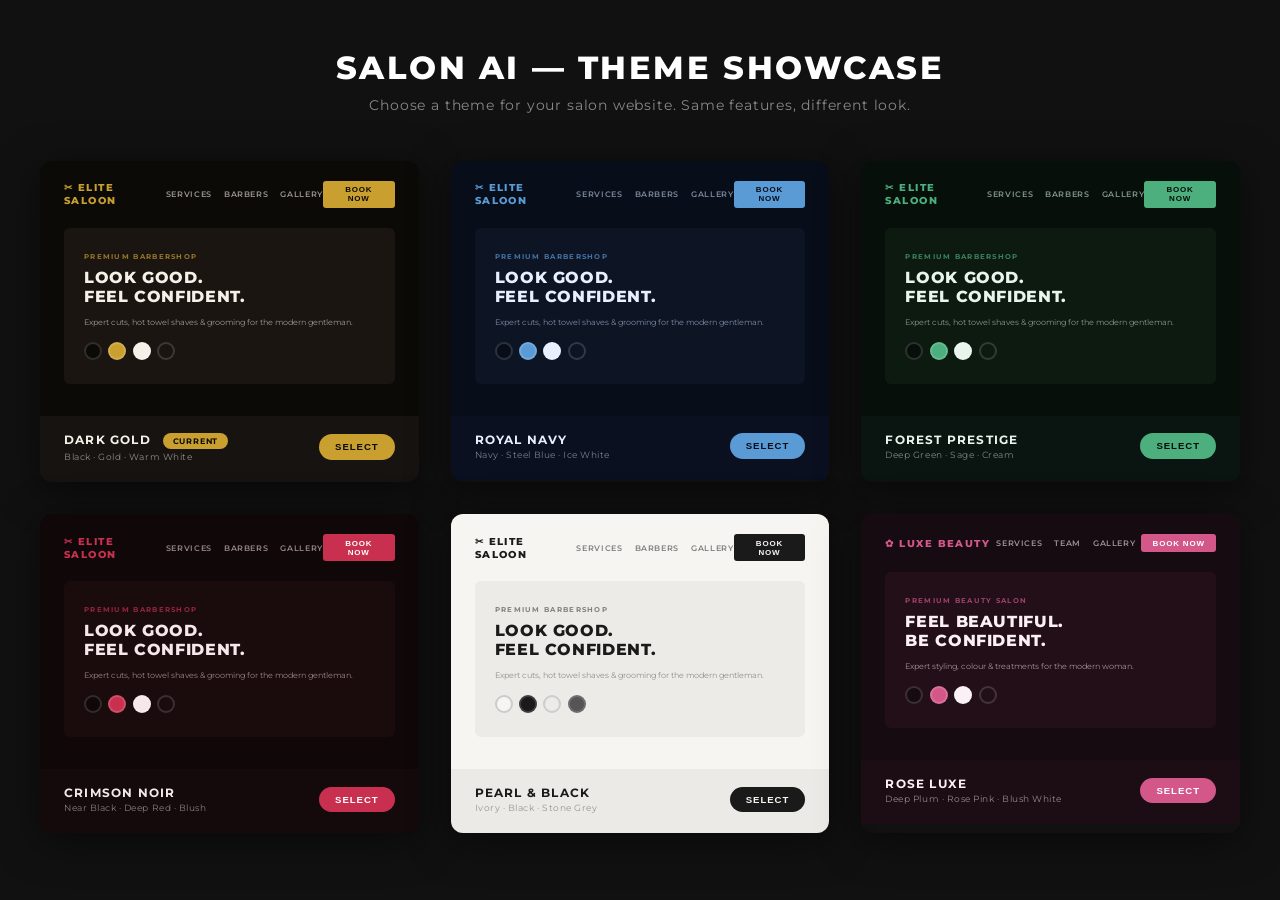
<file: themes/index.html>
<!DOCTYPE html>
<html lang="en">
<head>
  <meta charset="UTF-8" />
  <meta name="viewport" content="width=device-width, initial-scale=1.0" />
  <title>Salon AI — Theme Showcase</title>
  <link rel="preconnect" href="https://fonts.googleapis.com" />
  <link href="https://fonts.googleapis.com/css2?family=Montserrat:wght@300;400;600;700;800&display=swap" rel="stylesheet" />
  <style>
    *, *::before, *::after { box-sizing: border-box; margin: 0; padding: 0; }

    body {
      font-family: 'Montserrat', sans-serif;
      background: #111;
      color: #eee;
      min-height: 100vh;
      padding: 3rem 1.5rem;
    }

    .page-header {
      text-align: center;
      margin-bottom: 3rem;
    }
    .page-header h1 {
      font-size: 2rem;
      font-weight: 800;
      letter-spacing: 0.08em;
      text-transform: uppercase;
      color: #fff;
    }
    .page-header p {
      margin-top: 0.6rem;
      font-size: 0.85rem;
      color: #888;
      letter-spacing: 0.06em;
    }

    .themes-grid {
      display: grid;
      grid-template-columns: repeat(auto-fit, minmax(300px, 1fr));
      gap: 2rem;
      max-width: 1200px;
      margin: 0 auto;
    }

    /* ── Theme Card ── */
    .theme-card {
      border-radius: 12px;
      overflow: hidden;
      box-shadow: 0 8px 40px rgba(0,0,0,0.5);
      transition: transform 0.25s ease, box-shadow 0.25s ease;
    }
    .theme-card:hover {
      transform: translateY(-6px);
      box-shadow: 0 16px 56px rgba(0,0,0,0.6);
    }

    /* Mini site preview inside card */
    .preview {
      padding: 1.25rem 1.5rem 1rem;
    }
    .preview__nav {
      display: flex;
      align-items: center;
      justify-content: space-between;
      margin-bottom: 1.25rem;
    }
    .preview__logo {
      font-size: 0.65rem;
      font-weight: 800;
      letter-spacing: 0.14em;
      text-transform: uppercase;
    }
    .preview__nav-links {
      display: flex;
      gap: 0.75rem;
    }
    .preview__nav-links span {
      font-size: 0.5rem;
      font-weight: 600;
      letter-spacing: 0.08em;
      opacity: 0.6;
      text-transform: uppercase;
    }
    .preview__btn-sm {
      font-size: 0.5rem;
      font-weight: 700;
      letter-spacing: 0.1em;
      text-transform: uppercase;
      padding: 0.3rem 0.7rem;
      border-radius: 3px;
      border: none;
      cursor: default;
    }
    .preview__hero {
      border-radius: 6px;
      padding: 1.5rem 1.25rem;
      margin-bottom: 1rem;
    }
    .preview__hero-tag {
      font-size: 0.45rem;
      font-weight: 700;
      letter-spacing: 0.18em;
      text-transform: uppercase;
      opacity: 0.7;
      margin-bottom: 0.4rem;
    }
    .preview__hero-h {
      font-size: 1rem;
      font-weight: 800;
      letter-spacing: 0.04em;
      text-transform: uppercase;
      line-height: 1.2;
      margin-bottom: 0.6rem;
    }
    .preview__hero-sub {
      font-size: 0.5rem;
      opacity: 0.6;
      margin-bottom: 0.9rem;
      line-height: 1.5;
    }
    .preview__swatches {
      display: flex;
      gap: 0.4rem;
    }
    .swatch {
      width: 18px;
      height: 18px;
      border-radius: 50%;
      border: 2px solid rgba(255,255,255,0.15);
    }

    /* Card footer */
    .theme-card__footer {
      padding: 1rem 1.5rem 1.25rem;
      display: flex;
      align-items: center;
      justify-content: space-between;
    }
    .theme-card__name {
      font-size: 0.75rem;
      font-weight: 700;
      letter-spacing: 0.1em;
      text-transform: uppercase;
    }
    .theme-card__tag {
      font-size: 0.55rem;
      letter-spacing: 0.06em;
      opacity: 0.55;
      margin-top: 2px;
    }
    .theme-card__select {
      font-size: 0.6rem;
      font-weight: 700;
      letter-spacing: 0.1em;
      text-transform: uppercase;
      padding: 0.45rem 1rem;
      border-radius: 100px;
      border: none;
      cursor: pointer;
      transition: opacity 0.2s;
    }
    .theme-card__select:hover { opacity: 0.85; }

    /* ══════════════════════════════════════
       THEME 1 — DARK GOLD (current)
    ══════════════════════════════════════ */
    .t-dark-gold .preview          { background: #0C0A07; }
    .t-dark-gold .preview__logo    { color: #C9A030; }
    .t-dark-gold .preview__nav-links span { color: #F5F0E8; }
    .t-dark-gold .preview__btn-sm  { background: #C9A030; color: #0C0A07; }
    .t-dark-gold .preview__hero    { background: #1A1510; }
    .t-dark-gold .preview__hero-tag{ color: #C9A030; }
    .t-dark-gold .preview__hero-h  { color: #F5F0E8; }
    .t-dark-gold .preview__hero-sub{ color: #F5F0E8; }
    .t-dark-gold .theme-card__footer { background: #161310; }
    .t-dark-gold .theme-card__name { color: #F5F0E8; }
    .t-dark-gold .theme-card__tag  { color: #F5F0E8; }
    .t-dark-gold .theme-card__select { background: #C9A030; color: #0C0A07; }

    /* ══════════════════════════════════════
       THEME 2 — ROYAL NAVY
    ══════════════════════════════════════ */
    .t-royal-navy .preview          { background: #080D1A; }
    .t-royal-navy .preview__logo    { color: #5B9BD5; }
    .t-royal-navy .preview__nav-links span { color: #C8D8F0; }
    .t-royal-navy .preview__btn-sm  { background: #5B9BD5; color: #080D1A; }
    .t-royal-navy .preview__hero    { background: #0D1525; }
    .t-royal-navy .preview__hero-tag{ color: #5B9BD5; }
    .t-royal-navy .preview__hero-h  { color: #E8F0FF; }
    .t-royal-navy .preview__hero-sub{ color: #C8D8F0; }
    .t-royal-navy .theme-card__footer { background: #0B1020; }
    .t-royal-navy .theme-card__name { color: #E8F0FF; }
    .t-royal-navy .theme-card__tag  { color: #C8D8F0; }
    .t-royal-navy .theme-card__select { background: #5B9BD5; color: #080D1A; }

    /* ══════════════════════════════════════
       THEME 3 — FOREST PRESTIGE
    ══════════════════════════════════════ */
    .t-forest .preview          { background: #070F0A; }
    .t-forest .preview__logo    { color: #4CAF7D; }
    .t-forest .preview__nav-links span { color: #D4EDE0; }
    .t-forest .preview__btn-sm  { background: #4CAF7D; color: #070F0A; }
    .t-forest .preview__hero    { background: #0D1A10; }
    .t-forest .preview__hero-tag{ color: #4CAF7D; }
    .t-forest .preview__hero-h  { color: #E8F5EC; }
    .t-forest .preview__hero-sub{ color: #D4EDE0; }
    .t-forest .theme-card__footer { background: #0A1410; }
    .t-forest .theme-card__name { color: #E8F5EC; }
    .t-forest .theme-card__tag  { color: #D4EDE0; }
    .t-forest .theme-card__select { background: #4CAF7D; color: #070F0A; }

    /* ══════════════════════════════════════
       THEME 4 — CRIMSON NOIR
    ══════════════════════════════════════ */
    .t-crimson .preview          { background: #0F0708; }
    .t-crimson .preview__logo    { color: #C93050; }
    .t-crimson .preview__nav-links span { color: #F0D8DC; }
    .t-crimson .preview__btn-sm  { background: #C93050; color: #fff; }
    .t-crimson .preview__hero    { background: #1A0B0D; }
    .t-crimson .preview__hero-tag{ color: #C93050; }
    .t-crimson .preview__hero-h  { color: #F5E8EA; }
    .t-crimson .preview__hero-sub{ color: #F0D8DC; }
    .t-crimson .theme-card__footer { background: #140A0B; }
    .t-crimson .theme-card__name { color: #F5E8EA; }
    .t-crimson .theme-card__tag  { color: #F0D8DC; }
    .t-crimson .theme-card__select { background: #C93050; color: #fff; }

    /* ══════════════════════════════════════
       THEME 5 — PEARL & BLACK (light)
    ══════════════════════════════════════ */
    .t-pearl .preview          { background: #F7F5F2; }
    .t-pearl .preview__logo    { color: #1A1A1A; }
    .t-pearl .preview__nav-links span { color: #333; }
    .t-pearl .preview__btn-sm  { background: #1A1A1A; color: #F7F5F2; }
    .t-pearl .preview__hero    { background: #EDEBE7; }
    .t-pearl .preview__hero-tag{ color: #555; }
    .t-pearl .preview__hero-h  { color: #1A1A1A; }
    .t-pearl .preview__hero-sub{ color: #555; }
    .t-pearl .theme-card__footer { background: #ECEAE6; }
    .t-pearl .theme-card__name { color: #1A1A1A; }
    .t-pearl .theme-card__tag  { color: #555; }
    .t-pearl .theme-card__select { background: #1A1A1A; color: #F7F5F2; }

    /* ══════════════════════════════════════
       THEME 6 — ROSE LUXE (beauty salon)
    ══════════════════════════════════════ */
    .t-rose .preview          { background: #160B10; }
    .t-rose .preview__logo    { color: #D4578A; }
    .t-rose .preview__nav-links span { color: #FAE8F0; }
    .t-rose .preview__btn-sm  { background: #D4578A; color: #fff; }
    .t-rose .preview__hero    { background: #220F17; }
    .t-rose .preview__hero-tag{ color: #D4578A; }
    .t-rose .preview__hero-h  { color: #FAF0F5; }
    .t-rose .preview__hero-sub{ color: #FAE8F0; }
    .t-rose .theme-card__footer { background: #1C0D14; }
    .t-rose .theme-card__name { color: #FAF0F5; }
    .t-rose .theme-card__tag  { color: #FAE8F0; }
    .t-rose .theme-card__select { background: #D4578A; color: #fff; }

    .badge {
      display: inline-block;
      font-size: 0.5rem;
      font-weight: 700;
      letter-spacing: 0.1em;
      text-transform: uppercase;
      padding: 0.2rem 0.6rem;
      border-radius: 100px;
      background: #C9A030;
      color: #0C0A07;
      margin-left: 0.5rem;
      vertical-align: middle;
    }

    @media (max-width: 640px) {
      .themes-grid { grid-template-columns: 1fr; }
      .page-header h1 { font-size: 1.4rem; }
    }
  </style>
</head>
<body>

<header class="page-header">
  <h1>Salon AI — Theme Showcase</h1>
  <p>Choose a theme for your salon website. Same features, different look.</p>
</header>

<div class="themes-grid">

  <!-- THEME 1: DARK GOLD -->
  <div class="theme-card t-dark-gold">
    <div class="preview">
      <div class="preview__nav">
        <div class="preview__logo">✂ Elite Saloon</div>
        <div class="preview__nav-links">
          <span>Services</span>
          <span>Barbers</span>
          <span>Gallery</span>
        </div>
        <button class="preview__btn-sm">Book Now</button>
      </div>
      <div class="preview__hero">
        <div class="preview__hero-tag">Premium Barbershop</div>
        <div class="preview__hero-h">Look Good.<br>Feel Confident.</div>
        <div class="preview__hero-sub">Expert cuts, hot towel shaves &amp; grooming for the modern gentleman.</div>
        <div class="preview__swatches">
          <div class="swatch" style="background:#0C0A07"></div>
          <div class="swatch" style="background:#C9A030"></div>
          <div class="swatch" style="background:#F5F0E8"></div>
          <div class="swatch" style="background:#1A1510"></div>
        </div>
      </div>
    </div>
    <div class="theme-card__footer">
      <div>
        <div class="theme-card__name">Dark Gold <span class="badge">Current</span></div>
        <div class="theme-card__tag">Black · Gold · Warm White</div>
      </div>
      <button class="theme-card__select">Select</button>
    </div>
  </div>

  <!-- THEME 2: ROYAL NAVY -->
  <div class="theme-card t-royal-navy">
    <div class="preview">
      <div class="preview__nav">
        <div class="preview__logo">✂ Elite Saloon</div>
        <div class="preview__nav-links">
          <span>Services</span>
          <span>Barbers</span>
          <span>Gallery</span>
        </div>
        <button class="preview__btn-sm">Book Now</button>
      </div>
      <div class="preview__hero">
        <div class="preview__hero-tag">Premium Barbershop</div>
        <div class="preview__hero-h">Look Good.<br>Feel Confident.</div>
        <div class="preview__hero-sub">Expert cuts, hot towel shaves &amp; grooming for the modern gentleman.</div>
        <div class="preview__swatches">
          <div class="swatch" style="background:#080D1A"></div>
          <div class="swatch" style="background:#5B9BD5"></div>
          <div class="swatch" style="background:#E8F0FF"></div>
          <div class="swatch" style="background:#0D1525"></div>
        </div>
      </div>
    </div>
    <div class="theme-card__footer">
      <div>
        <div class="theme-card__name">Royal Navy</div>
        <div class="theme-card__tag">Navy · Steel Blue · Ice White</div>
      </div>
      <button class="theme-card__select">Select</button>
    </div>
  </div>

  <!-- THEME 3: FOREST PRESTIGE -->
  <div class="theme-card t-forest">
    <div class="preview">
      <div class="preview__nav">
        <div class="preview__logo">✂ Elite Saloon</div>
        <div class="preview__nav-links">
          <span>Services</span>
          <span>Barbers</span>
          <span>Gallery</span>
        </div>
        <button class="preview__btn-sm">Book Now</button>
      </div>
      <div class="preview__hero">
        <div class="preview__hero-tag">Premium Barbershop</div>
        <div class="preview__hero-h">Look Good.<br>Feel Confident.</div>
        <div class="preview__hero-sub">Expert cuts, hot towel shaves &amp; grooming for the modern gentleman.</div>
        <div class="preview__swatches">
          <div class="swatch" style="background:#070F0A"></div>
          <div class="swatch" style="background:#4CAF7D"></div>
          <div class="swatch" style="background:#E8F5EC"></div>
          <div class="swatch" style="background:#0D1A10"></div>
        </div>
      </div>
    </div>
    <div class="theme-card__footer">
      <div>
        <div class="theme-card__name">Forest Prestige</div>
        <div class="theme-card__tag">Deep Green · Sage · Cream</div>
      </div>
      <button class="theme-card__select">Select</button>
    </div>
  </div>

  <!-- THEME 4: CRIMSON NOIR -->
  <div class="theme-card t-crimson">
    <div class="preview">
      <div class="preview__nav">
        <div class="preview__logo">✂ Elite Saloon</div>
        <div class="preview__nav-links">
          <span>Services</span>
          <span>Barbers</span>
          <span>Gallery</span>
        </div>
        <button class="preview__btn-sm">Book Now</button>
      </div>
      <div class="preview__hero">
        <div class="preview__hero-tag">Premium Barbershop</div>
        <div class="preview__hero-h">Look Good.<br>Feel Confident.</div>
        <div class="preview__hero-sub">Expert cuts, hot towel shaves &amp; grooming for the modern gentleman.</div>
        <div class="preview__swatches">
          <div class="swatch" style="background:#0F0708"></div>
          <div class="swatch" style="background:#C93050"></div>
          <div class="swatch" style="background:#F5E8EA"></div>
          <div class="swatch" style="background:#1A0B0D"></div>
        </div>
      </div>
    </div>
    <div class="theme-card__footer">
      <div>
        <div class="theme-card__name">Crimson Noir</div>
        <div class="theme-card__tag">Near Black · Deep Red · Blush</div>
      </div>
      <button class="theme-card__select">Select</button>
    </div>
  </div>

  <!-- THEME 5: PEARL & BLACK -->
  <div class="theme-card t-pearl">
    <div class="preview">
      <div class="preview__nav">
        <div class="preview__logo">✂ Elite Saloon</div>
        <div class="preview__nav-links">
          <span>Services</span>
          <span>Barbers</span>
          <span>Gallery</span>
        </div>
        <button class="preview__btn-sm">Book Now</button>
      </div>
      <div class="preview__hero">
        <div class="preview__hero-tag">Premium Barbershop</div>
        <div class="preview__hero-h">Look Good.<br>Feel Confident.</div>
        <div class="preview__hero-sub">Expert cuts, hot towel shaves &amp; grooming for the modern gentleman.</div>
        <div class="preview__swatches">
          <div class="swatch" style="background:#F7F5F2; border-color: #ccc;"></div>
          <div class="swatch" style="background:#1A1A1A"></div>
          <div class="swatch" style="background:#EDEBE7; border-color:#ccc;"></div>
          <div class="swatch" style="background:#555"></div>
        </div>
      </div>
    </div>
    <div class="theme-card__footer">
      <div>
        <div class="theme-card__name">Pearl & Black</div>
        <div class="theme-card__tag">Ivory · Black · Stone Grey</div>
      </div>
      <button class="theme-card__select">Select</button>
    </div>
  </div>

  <!-- THEME 6: ROSE LUXE -->
  <div class="theme-card t-rose">
    <div class="preview">
      <div class="preview__nav">
        <div class="preview__logo">✿ Luxe Beauty</div>
        <div class="preview__nav-links">
          <span>Services</span>
          <span>Team</span>
          <span>Gallery</span>
        </div>
        <button class="preview__btn-sm">Book Now</button>
      </div>
      <div class="preview__hero">
        <div class="preview__hero-tag">Premium Beauty Salon</div>
        <div class="preview__hero-h">Feel Beautiful.<br>Be Confident.</div>
        <div class="preview__hero-sub">Expert styling, colour &amp; treatments for the modern woman.</div>
        <div class="preview__swatches">
          <div class="swatch" style="background:#160B10"></div>
          <div class="swatch" style="background:#D4578A"></div>
          <div class="swatch" style="background:#FAF0F5"></div>
          <div class="swatch" style="background:#220F17"></div>
        </div>
      </div>
    </div>
    <div class="theme-card__footer">
      <div>
        <div class="theme-card__name">Rose Luxe</div>
        <div class="theme-card__tag">Deep Plum · Rose Pink · Blush White</div>
      </div>
      <button class="theme-card__select">Select</button>
    </div>
  </div>

</div>

</body>
</html>
</file>
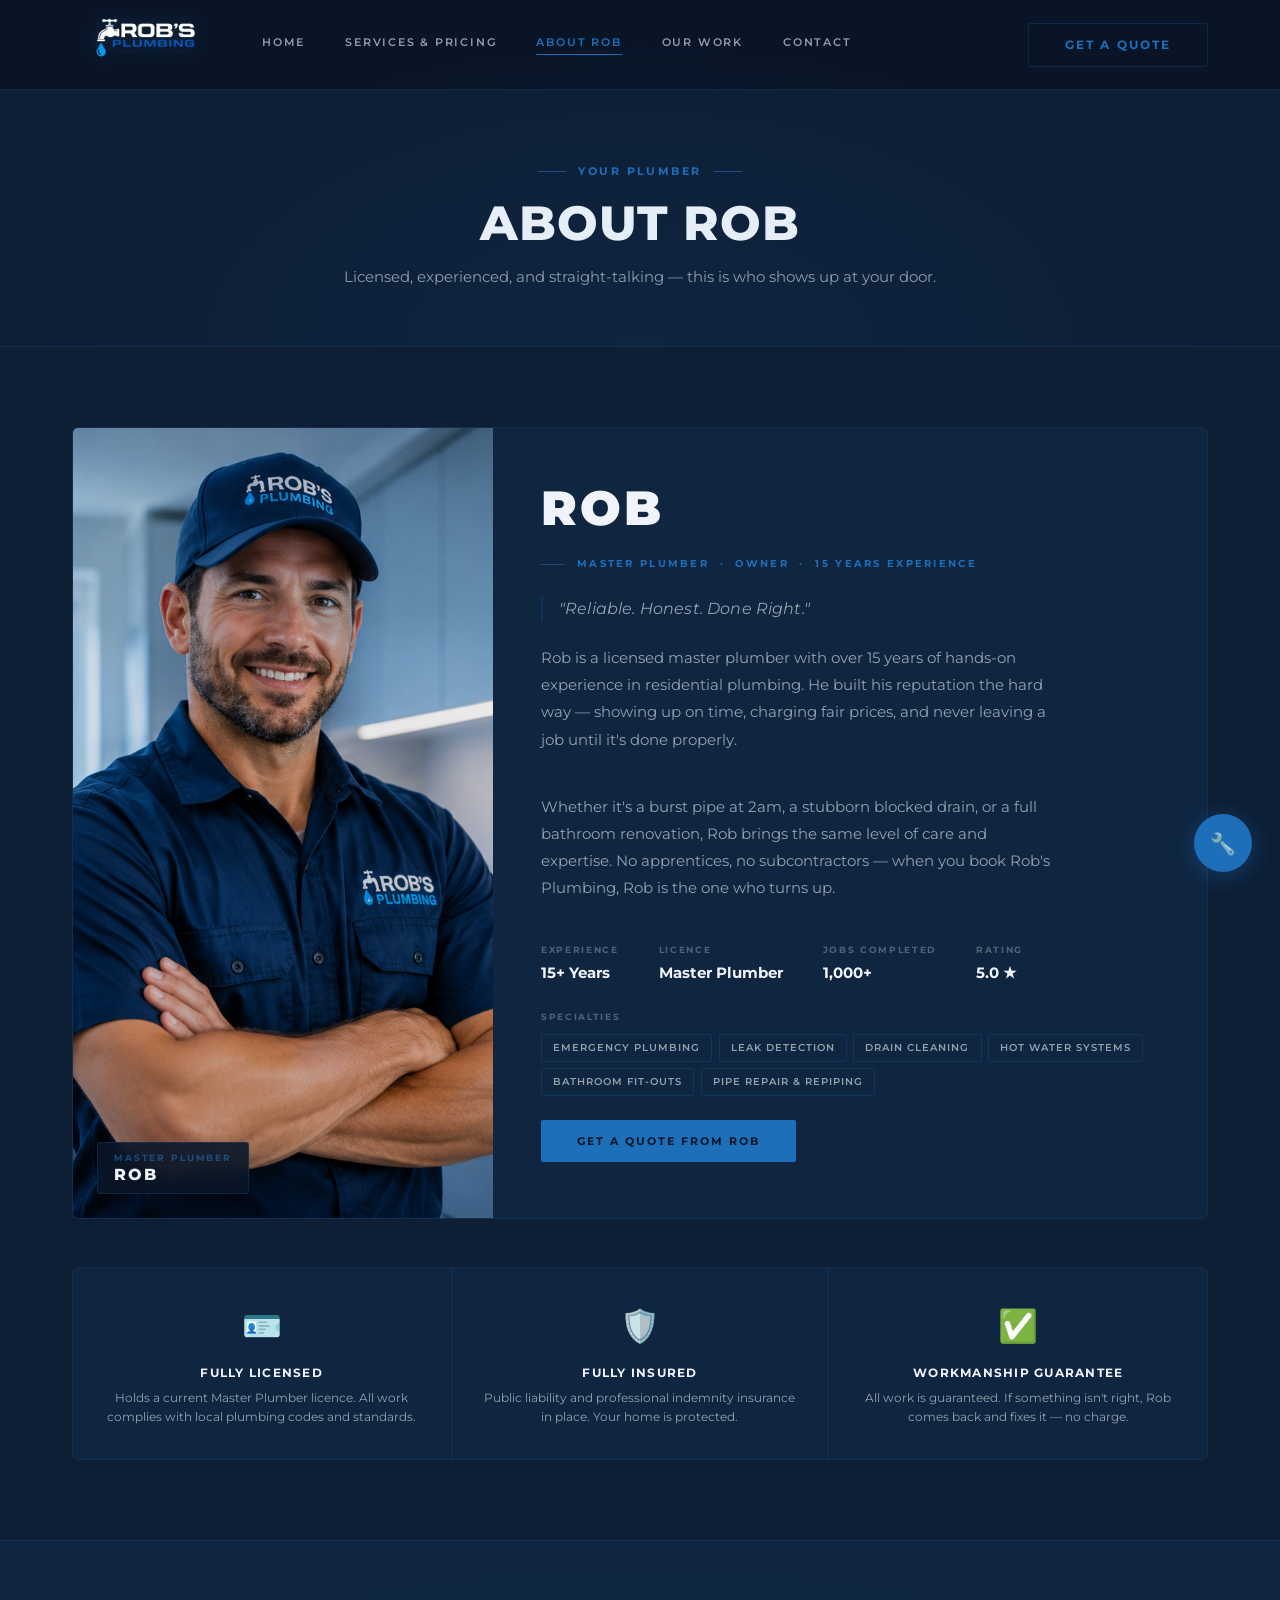
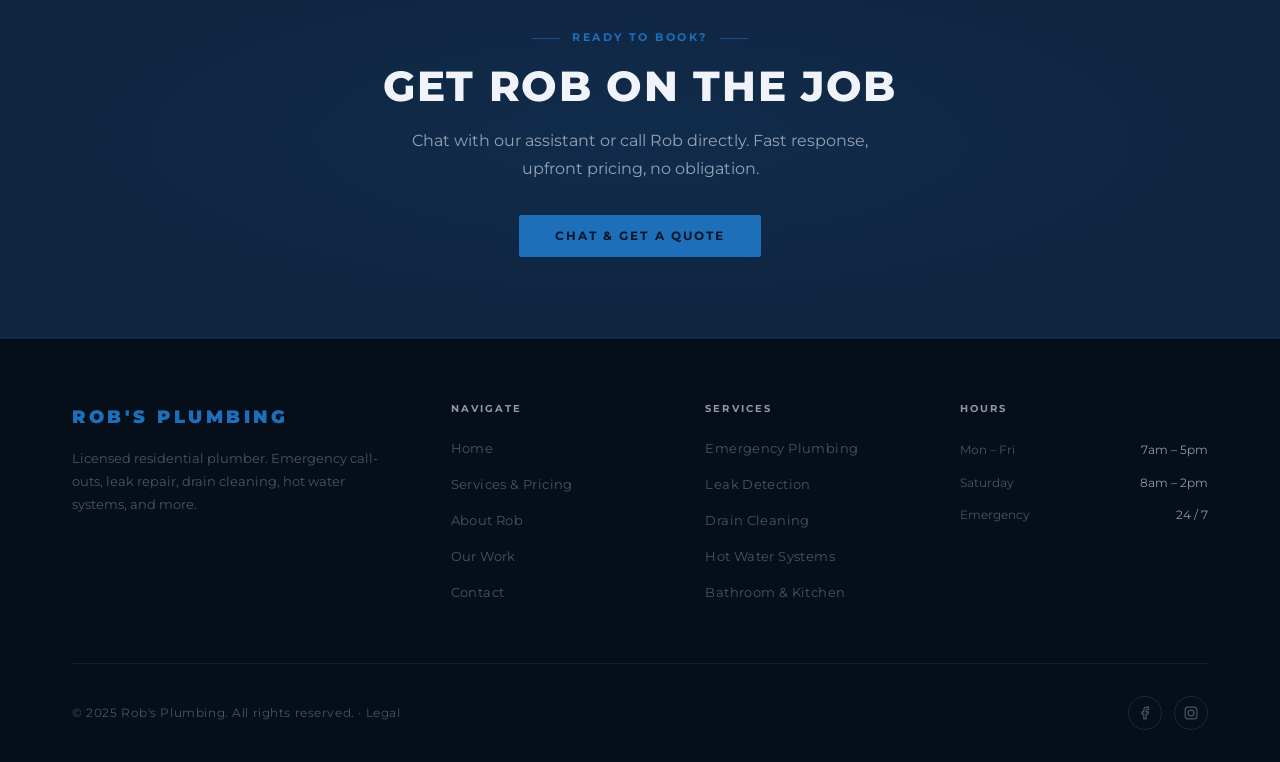
<file: site/barbers.html>
<!DOCTYPE html>
<html lang="en">
<head>
  <meta charset="UTF-8" />
  <meta name="viewport" content="width=device-width, initial-scale=1.0" />
  <meta name="description" content="Meet Rob — licensed master plumber with 15 years of residential plumbing experience." />
  <title>About Rob | Rob's Plumbing</title>
  <link rel="icon" type="image/png" href="assets/images/logo/Rob-Pummbing-Logo.png" />
  <link rel="stylesheet" href="assets/css/main.css" />
  <link rel="stylesheet" href="assets/css/components.css" />
  <style>
    /* ---- About Rob Profile ---- */
    .plumber-profile {
      display: grid;
      grid-template-columns: 420px 1fr;
      border: 1px solid var(--gold-border);
      border-radius: var(--radius-md);
      overflow: hidden;
    }

    .plumber-profile__photo {
      position: relative;
      overflow: hidden;
      background: var(--bg-card-2);
      min-height: 520px;
    }
    .plumber-profile__photo img {
      width: 100%;
      height: 100%;
      object-fit: cover;
      object-position: top center;
      display: block;
      filter: brightness(0.92);
      transition: filter 0.4s;
    }
    .plumber-profile:hover .plumber-profile__photo img { filter: brightness(1); }
    .plumber-profile__photo-placeholder {
      width: 100%;
      height: 100%;
      min-height: 520px;
      display: flex;
      flex-direction: column;
      align-items: center;
      justify-content: center;
      gap: 0.5rem;
      background: var(--bg-card);
    }
    .plumber-profile__photo-placeholder-initials {
      font-size: 6rem;
      font-weight: 900;
      color: var(--gold);
      opacity: 0.12;
      line-height: 1;
    }
    .plumber-profile__photo-placeholder-label {
      font-size: 0.62rem;
      font-weight: 700;
      letter-spacing: 0.2em;
      text-transform: uppercase;
      color: var(--text-dim);
    }
    .plumber-profile__photo-badge {
      position: absolute;
      bottom: 1.5rem;
      left: 1.5rem;
      background: rgba(10,22,40,0.88);
      border: 1px solid var(--gold-border);
      border-radius: 3px;
      padding: 0.5rem 1rem;
      backdrop-filter: blur(8px);
    }
    .plumber-profile__photo-badge-num {
      font-size: 0.58rem;
      font-weight: 700;
      letter-spacing: 0.2em;
      color: var(--gold);
      opacity: 0.6;
      text-transform: uppercase;
    }
    .plumber-profile__photo-badge-name {
      font-size: 1rem;
      font-weight: 800;
      letter-spacing: 0.12em;
      text-transform: uppercase;
      color: var(--text);
      line-height: 1.2;
    }

    .plumber-profile__body {
      padding: 3.5rem 3rem;
      display: flex;
      flex-direction: column;
      justify-content: center;
      gap: 1.5rem;
      background: var(--bg-card);
    }
    .plumber-profile__name {
      font-size: clamp(2rem, 4vw, 3rem);
      font-weight: 900;
      letter-spacing: 0.06em;
      text-transform: uppercase;
      color: var(--text);
      line-height: 1;
    }
    .plumber-profile__role {
      font-size: 0.65rem;
      font-weight: 700;
      letter-spacing: 0.22em;
      text-transform: uppercase;
      color: var(--gold);
      display: flex;
      align-items: center;
      gap: 0.75rem;
    }
    .plumber-profile__role::before {
      content: '';
      display: block;
      width: 24px;
      height: 1px;
      background: var(--gold);
      opacity: 0.5;
    }
    .plumber-profile__tagline {
      font-size: 1rem;
      font-style: italic;
      font-weight: 400;
      color: var(--text-muted);
      letter-spacing: 0.01em;
      line-height: 1.5;
      padding-left: 1rem;
      border-left: 2px solid var(--gold-border);
    }
    .plumber-profile__bio {
      font-size: 0.92rem;
      color: var(--text-muted);
      line-height: 1.85;
      max-width: 520px;
    }
    .plumber-profile__meta {
      display: flex;
      gap: 2.5rem;
      flex-wrap: wrap;
    }
    .plumber-profile__meta-label {
      font-size: 0.58rem;
      font-weight: 700;
      letter-spacing: 0.18em;
      text-transform: uppercase;
      color: var(--text-dim);
      margin-bottom: 0.25rem;
    }
    .plumber-profile__meta-value {
      font-size: 0.95rem;
      font-weight: 700;
      color: var(--text);
    }
    .plumber-profile__specialties-label {
      font-size: 0.58rem;
      font-weight: 700;
      letter-spacing: 0.18em;
      text-transform: uppercase;
      color: var(--text-dim);
      margin-bottom: 0.6rem;
    }

    /* Credentials grid */
    .credentials-grid {
      display: grid;
      grid-template-columns: repeat(3, 1fr);
      gap: 1px;
      border: 1px solid var(--gold-border);
      border-radius: var(--radius-md);
      overflow: hidden;
      margin-top: 3rem;
    }
    .credential-item {
      background: var(--bg-card);
      padding: 2rem 1.75rem;
      text-align: center;
    }
    .credential-item__icon {
      font-size: 2rem;
      margin-bottom: 0.75rem;
    }
    .credential-item__title {
      font-size: 0.78rem;
      font-weight: 700;
      letter-spacing: 0.1em;
      text-transform: uppercase;
      color: var(--text);
      margin-bottom: 0.4rem;
    }
    .credential-item__desc {
      font-size: 0.78rem;
      color: var(--text-muted);
      line-height: 1.5;
      margin: 0;
    }

    @media (max-width: 900px) {
      .plumber-profile { grid-template-columns: 1fr; }
      .plumber-profile__photo { min-height: 380px; }
      .plumber-profile__body { padding: 2.5rem 2rem; }
      .credentials-grid { grid-template-columns: 1fr; }
    }
    @media (max-width: 520px) {
      .plumber-profile__photo { min-height: 300px; }
      .plumber-profile__body { padding: 2rem 1.5rem; }
    }
  </style>
</head>
<body>

<nav class="nav scrolled" id="main-nav">
  <div class="nav__inner">
    <a href="index.html" class="nav__logo">
      <img src="assets/images/logo/Rob-Pummbing-Logo.png" alt="Rob's Plumbing" class="nav__logo-img" />
    </a>
    <div class="nav__links">
      <a href="index.html">Home</a>
      <a href="services.html">Services & Pricing</a>
      <a href="barbers.html" class="active">About Rob</a>
      <a href="gallery.html">Our Work</a>
      <a href="contact.html">Contact</a>
    </div>
    <button class="btn btn-outline nav__book" onclick="openChat()">Get a Quote</button>
    <button class="nav__hamburger" id="hamburger"><span></span><span></span><span></span></button>
  </div>
</nav>

<div class="nav__mobile" id="mobile-menu">
  <button class="nav__mobile-close" id="mobile-close">✕</button>
  <a href="index.html">Home</a>
  <a href="services.html">Services & Pricing</a>
  <a href="barbers.html">About Rob</a>
  <a href="gallery.html">Our Work</a>
  <a href="contact.html">Contact</a>
  <button class="btn btn-gold" style="margin-top:1rem;" onclick="openChat()">Get a Quote</button>
</div>

<div class="page-header">
  <div class="container">
    <div class="label">Your Plumber</div>
    <h1>About Rob</h1>
    <p>Licensed, experienced, and straight-talking — this is who shows up at your door.</p>
  </div>
</div>

<!-- Rob's Profile -->
<section class="section section--darker">
  <div class="container">

    <div class="plumber-profile">
      <div class="plumber-profile__photo">
        <img src="assets/images/team/Rob.jpg" alt="Rob — Master Plumber" />
        <div class="plumber-profile__photo-badge">
          <div class="plumber-profile__photo-badge-num">Master Plumber</div>
          <div class="plumber-profile__photo-badge-name">Rob</div>
        </div>
      </div>

      <div class="plumber-profile__body">
        <div class="plumber-profile__name">Rob</div>
        <div class="plumber-profile__role">Master Plumber &nbsp;·&nbsp; Owner &nbsp;·&nbsp; 15 Years Experience</div>
        <div class="plumber-profile__tagline">"Reliable. Honest. Done Right."</div>

        <p class="plumber-profile__bio">
          Rob is a licensed master plumber with over 15 years of hands-on experience in residential plumbing.
          He built his reputation the hard way — showing up on time, charging fair prices, and never leaving
          a job until it's done properly.
        </p>
        <p class="plumber-profile__bio">
          Whether it's a burst pipe at 2am, a stubborn blocked drain, or a full bathroom renovation,
          Rob brings the same level of care and expertise. No apprentices, no subcontractors — when you book
          Rob's Plumbing, Rob is the one who turns up.
        </p>

        <div class="plumber-profile__meta">
          <div>
            <div class="plumber-profile__meta-label">Experience</div>
            <div class="plumber-profile__meta-value">15+ Years</div>
          </div>
          <div>
            <div class="plumber-profile__meta-label">Licence</div>
            <div class="plumber-profile__meta-value">Master Plumber</div>
          </div>
          <div>
            <div class="plumber-profile__meta-label">Jobs Completed</div>
            <div class="plumber-profile__meta-value">1,000+</div>
          </div>
          <div>
            <div class="plumber-profile__meta-label">Rating</div>
            <div class="plumber-profile__meta-value">5.0 ★</div>
          </div>
        </div>

        <div>
          <div class="plumber-profile__specialties-label">Specialties</div>
          <div class="barber-card__tags">
            <span class="tag">Emergency Plumbing</span>
            <span class="tag">Leak Detection</span>
            <span class="tag">Drain Cleaning</span>
            <span class="tag">Hot Water Systems</span>
            <span class="tag">Bathroom Fit-Outs</span>
            <span class="tag">Pipe Repair & Repiping</span>
          </div>
        </div>

        <div>
          <button class="btn btn-gold" style="font-size:0.7rem;" onclick="openChat()">
            Get a Quote from Rob
          </button>
        </div>
      </div>
    </div>

    <!-- Credentials -->
    <div class="credentials-grid">
      <div class="credential-item">
        <div class="credential-item__icon">🪪</div>
        <div class="credential-item__title">Fully Licensed</div>
        <p class="credential-item__desc">Holds a current Master Plumber licence. All work complies with local plumbing codes and standards.</p>
      </div>
      <div class="credential-item" style="border-left:1px solid var(--gold-border); border-right:1px solid var(--gold-border);">
        <div class="credential-item__icon">🛡️</div>
        <div class="credential-item__title">Fully Insured</div>
        <p class="credential-item__desc">Public liability and professional indemnity insurance in place. Your home is protected.</p>
      </div>
      <div class="credential-item">
        <div class="credential-item__icon">✅</div>
        <div class="credential-item__title">Workmanship Guarantee</div>
        <p class="credential-item__desc">All work is guaranteed. If something isn't right, Rob comes back and fixes it — no charge.</p>
      </div>
    </div>

  </div>
</section>

<!-- CTA -->
<section class="cta-banner">
  <div class="container">
    <div class="label" style="justify-content:center;">Ready to Book?</div>
    <h2>Get Rob on the Job</h2>
    <p>Chat with our assistant or call Rob directly. Fast response, upfront pricing, no obligation.</p>
    <button class="btn btn-gold" onclick="openChat()">Chat & Get a Quote</button>
  </div>
</section>

<footer class="footer">
  <div class="container">
    <div class="footer__grid">
      <div class="footer__brand">
        <span class="footer__brand-name">Rob's Plumbing</span>
        <p>Licensed residential plumber. Emergency call-outs, leak repair, drain cleaning, hot water systems, and more.</p>
      </div>
      <div class="footer__col">
        <h4>Navigate</h4>
        <ul>
          <li><a href="index.html">Home</a></li>
          <li><a href="services.html">Services & Pricing</a></li>
          <li><a href="barbers.html">About Rob</a></li>
          <li><a href="gallery.html">Our Work</a></li>
          <li><a href="contact.html">Contact</a></li>
        </ul>
      </div>
      <div class="footer__col">
        <h4>Services</h4>
        <ul>
          <li><a href="services.html">Emergency Plumbing</a></li>
          <li><a href="services.html">Leak Detection</a></li>
          <li><a href="services.html">Drain Cleaning</a></li>
          <li><a href="services.html">Hot Water Systems</a></li>
          <li><a href="services.html">Bathroom & Kitchen</a></li>
        </ul>
      </div>
      <div class="footer__col">
        <h4>Hours</h4>
        <div class="footer__hours-row"><span>Mon – Fri</span><span>7am – 5pm</span></div>
        <div class="footer__hours-row"><span>Saturday</span><span>8am – 2pm</span></div>
        <div class="footer__hours-row"><span>Emergency</span><span>24 / 7</span></div>
      </div>
    </div>
    <div class="footer__bottom">
      <span>© 2025 Rob's Plumbing. All rights reserved. · <a href="legal.html" style="color:var(--text-dim);">Legal</a></span>
      <div class="footer__social">
        <a href="#" aria-label="Facebook"><svg width="14" height="14" viewBox="0 0 24 24" fill="none" stroke="currentColor" stroke-width="2"><path d="M18 2h-3a5 5 0 0 0-5 5v3H7v4h3v8h4v-8h3l1-4h-4V7a1 1 0 0 1 1-1h3z"/></svg></a>
        <a href="#" aria-label="Instagram"><svg width="14" height="14" viewBox="0 0 24 24" fill="none" stroke="currentColor" stroke-width="2"><rect x="2" y="2" width="20" height="20" rx="5"/><circle cx="12" cy="12" r="5"/></svg></a>
      </div>
    </div>
  </div>
</footer>

<button class="chat-toggle" id="chat-toggle" title="Get a Quote">🔧</button>
<div class="chat-window" id="chat-window">
  <div class="chat-header">
    <div class="chat-header__avatar">RP</div>
    <div class="chat-header__info">
      <div class="chat-header__name">Rob's Plumbing Assistant</div>
      <div class="chat-header__status">Online — ready to help</div>
    </div>
    <button class="chat-header__close" id="chat-close">✕</button>
  </div>
  <div class="chat-messages" id="chat-messages"></div>
  <div class="chat-quick-replies" id="quick-replies"></div>
  <div class="chat-input-area">
    <textarea class="chat-input" id="chat-input" rows="1" placeholder="Describe your plumbing issue…"></textarea>
    <button class="chat-send" id="chat-send">➤</button>
  </div>
  <div class="chat-footer">Powered by Rob's AI Assistant</div>
</div>
<div class="toast-container" id="toast-container"></div>

<script src="assets/js/main.js"></script>
<script src="assets/js/chat-widget.js"></script>
</body>
</html>
</file>
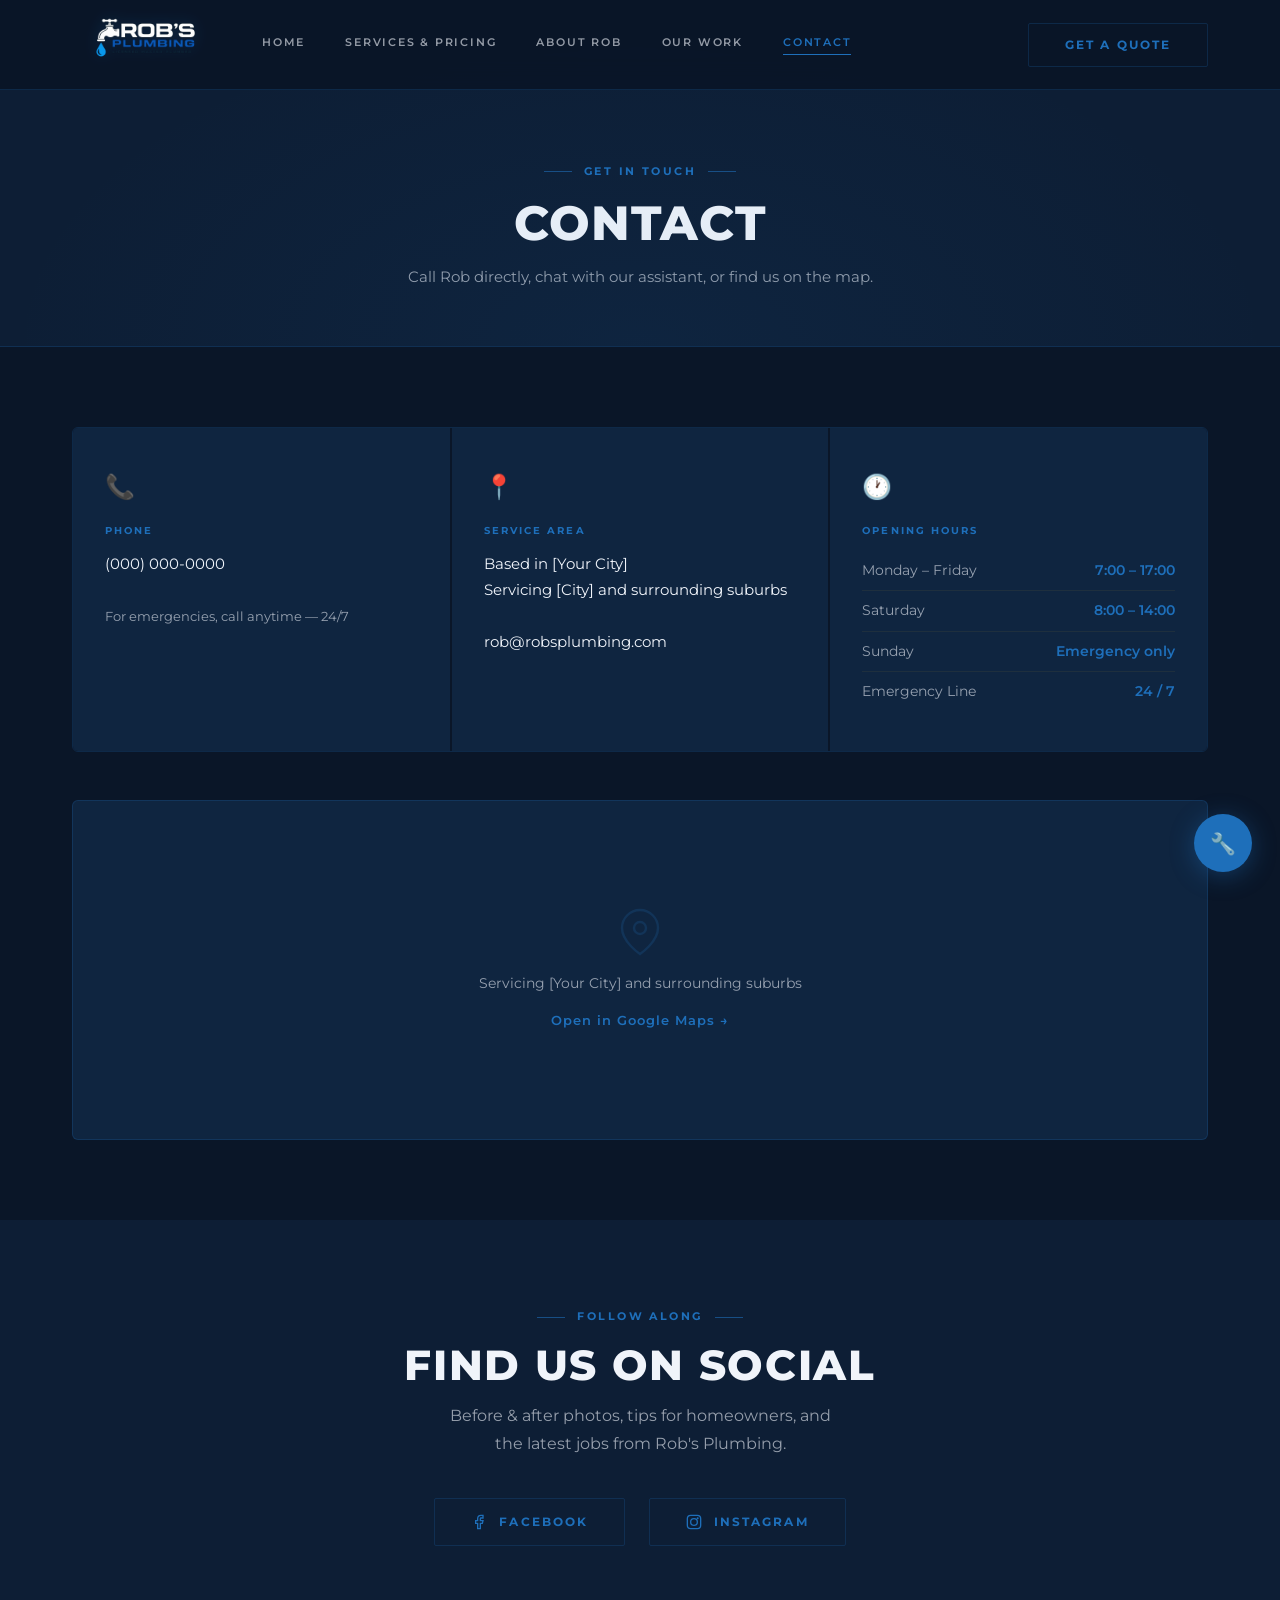
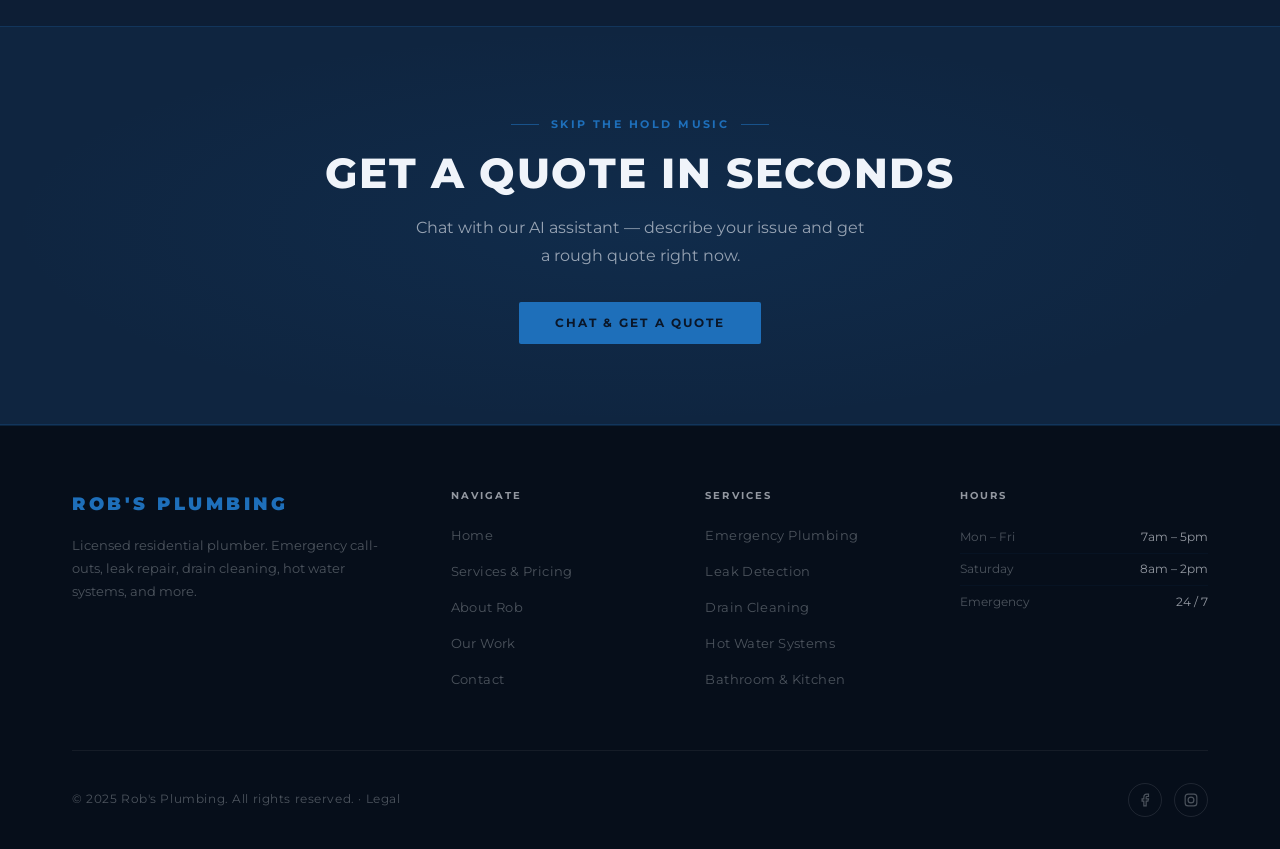
<file: site/contact.html>
<!DOCTYPE html>
<html lang="en">
<head>
  <meta charset="UTF-8" />
  <meta name="viewport" content="width=device-width, initial-scale=1.0" />
  <meta name="description" content="Contact Rob's Plumbing — phone, address, hours, and service area." />
  <title>Contact | Rob's Plumbing</title>
  <link rel="icon" type="image/png" href="assets/images/logo/Rob-Pummbing-Logo.png" />
  <link rel="stylesheet" href="assets/css/main.css" />
  <link rel="stylesheet" href="assets/css/components.css" />
</head>
<body>

<nav class="nav scrolled" id="main-nav">
  <div class="nav__inner">
    <a href="index.html" class="nav__logo">
      <img src="assets/images/logo/Rob-Pummbing-Logo.png" alt="Rob's Plumbing" class="nav__logo-img" />
    </a>
    <div class="nav__links">
      <a href="index.html">Home</a>
      <a href="services.html">Services & Pricing</a>
      <a href="barbers.html">About Rob</a>
      <a href="gallery.html">Our Work</a>
      <a href="contact.html" class="active">Contact</a>
    </div>
    <button class="btn btn-outline nav__book" onclick="openChat()">Get a Quote</button>
    <button class="nav__hamburger" id="hamburger"><span></span><span></span><span></span></button>
  </div>
</nav>
<div class="nav__mobile" id="mobile-menu">
  <button class="nav__mobile-close" id="mobile-close">✕</button>
  <a href="index.html">Home</a>
  <a href="services.html">Services & Pricing</a>
  <a href="barbers.html">About Rob</a>
  <a href="gallery.html">Our Work</a>
  <a href="contact.html">Contact</a>
  <button class="btn btn-gold" style="margin-top:1rem;" onclick="openChat()">Get a Quote</button>
</div>

<div class="page-header">
  <div class="container">
    <div class="label">Get in Touch</div>
    <h1>Contact</h1>
    <p>Call Rob directly, chat with our assistant, or find us on the map.</p>
  </div>
</div>

<!-- Contact Info Columns -->
<section class="section">
  <div class="container">
    <div class="contact-cols">

      <div class="contact-col">
        <div class="contact-col__icon">📞</div>
        <div class="contact-col__label">Phone</div>
        <div class="contact-col__value">
          <a href="tel:+10000000000">(000) 000-0000</a><br/><br/>
          <span style="font-size:0.8rem; color:var(--text-muted);">For emergencies, call anytime — 24/7</span>
        </div>
      </div>

      <div class="contact-col">
        <div class="contact-col__icon">📍</div>
        <div class="contact-col__label">Service Area</div>
        <div class="contact-col__value">
          Based in [Your City]<br/>
          Servicing [City] and surrounding suburbs<br/><br/>
          <a href="mailto:rob@robsplumbing.com">rob@robsplumbing.com</a>
        </div>
      </div>

      <div class="contact-col">
        <div class="contact-col__icon">🕐</div>
        <div class="contact-col__label">Opening Hours</div>
        <div class="contact-col__value">
          <div class="hours-list">
            <div class="hours-row">
              <span class="hours-row__day">Monday – Friday</span>
              <span class="hours-row__time">7:00 – 17:00</span>
            </div>
            <div class="hours-row">
              <span class="hours-row__day">Saturday</span>
              <span class="hours-row__time">8:00 – 14:00</span>
            </div>
            <div class="hours-row">
              <span class="hours-row__day">Sunday</span>
              <span class="hours-row__time">Emergency only</span>
            </div>
            <div class="hours-row">
              <span class="hours-row__day">Emergency Line</span>
              <span class="hours-row__time">24 / 7</span>
            </div>
          </div>
        </div>
      </div>

    </div>

    <!-- Map placeholder -->
    <div class="map-placeholder">
      <svg width="48" height="48" viewBox="0 0 24 24" fill="none" stroke="currentColor" stroke-width="1.2">
        <path d="M21 10c0 7-9 13-9 13s-9-6-9-13a9 9 0 0 1 18 0z"/>
        <circle cx="12" cy="10" r="3"/>
      </svg>
      <p>Servicing [Your City] and surrounding suburbs</p>
      <a href="https://maps.google.com/" target="_blank" rel="noopener noreferrer">
        Open in Google Maps →
      </a>
    </div>
  </div>
</section>

<!-- Social Links -->
<section class="section section--darker">
  <div class="container" style="text-align:center;">
    <div class="label" style="justify-content:center;">Follow Along</div>
    <h2 style="text-transform:uppercase; margin-bottom:0.75rem;">Find Us on Social</h2>
    <p style="max-width:400px; margin:0 auto 2.5rem;">Before & after photos, tips for homeowners, and the latest jobs from Rob's Plumbing.</p>
    <div style="display:flex; gap:1.5rem; justify-content:center; flex-wrap:wrap;">
      <a href="#" class="btn btn-outline" style="gap:0.75rem;">
        <svg width="16" height="16" viewBox="0 0 24 24" fill="none" stroke="currentColor" stroke-width="2">
          <path d="M18 2h-3a5 5 0 0 0-5 5v3H7v4h3v8h4v-8h3l1-4h-4V7a1 1 0 0 1 1-1h3z"/>
        </svg>
        Facebook
      </a>
      <a href="#" class="btn btn-outline" style="gap:0.75rem;">
        <svg width="16" height="16" viewBox="0 0 24 24" fill="none" stroke="currentColor" stroke-width="2">
          <rect x="2" y="2" width="20" height="20" rx="5"/><circle cx="12" cy="12" r="5"/>
          <circle cx="17.5" cy="6.5" r="1.5" fill="currentColor" stroke="none"/>
        </svg>
        Instagram
      </a>
    </div>
  </div>
</section>

<!-- Book CTA -->
<section class="cta-banner">
  <div class="container">
    <div class="label" style="justify-content:center;">Skip the Hold Music</div>
    <h2>Get a Quote in Seconds</h2>
    <p>Chat with our AI assistant — describe your issue and get a rough quote right now.</p>
    <button class="btn btn-gold" onclick="openChat()">Chat & Get a Quote</button>
  </div>
</section>

<footer class="footer">
  <div class="container">
    <div class="footer__grid">
      <div class="footer__brand">
        <span class="footer__brand-name">Rob's Plumbing</span>
        <p>Licensed residential plumber. Emergency call-outs, leak repair, drain cleaning, hot water systems, and more.</p>
      </div>
      <div class="footer__col">
        <h4>Navigate</h4>
        <ul>
          <li><a href="index.html">Home</a></li>
          <li><a href="services.html">Services & Pricing</a></li>
          <li><a href="barbers.html">About Rob</a></li>
          <li><a href="gallery.html">Our Work</a></li>
          <li><a href="contact.html">Contact</a></li>
        </ul>
      </div>
      <div class="footer__col">
        <h4>Services</h4>
        <ul>
          <li><a href="services.html">Emergency Plumbing</a></li>
          <li><a href="services.html">Leak Detection</a></li>
          <li><a href="services.html">Drain Cleaning</a></li>
          <li><a href="services.html">Hot Water Systems</a></li>
          <li><a href="services.html">Bathroom & Kitchen</a></li>
        </ul>
      </div>
      <div class="footer__col">
        <h4>Hours</h4>
        <div class="footer__hours-row"><span>Mon – Fri</span><span>7am – 5pm</span></div>
        <div class="footer__hours-row"><span>Saturday</span><span>8am – 2pm</span></div>
        <div class="footer__hours-row"><span>Emergency</span><span>24 / 7</span></div>
      </div>
    </div>
    <div class="footer__bottom">
      <span>© 2025 Rob's Plumbing. All rights reserved. · <a href="legal.html" style="color:var(--text-dim);">Legal</a></span>
      <div class="footer__social">
        <a href="#" aria-label="Facebook"><svg width="14" height="14" viewBox="0 0 24 24" fill="none" stroke="currentColor" stroke-width="2"><path d="M18 2h-3a5 5 0 0 0-5 5v3H7v4h3v8h4v-8h3l1-4h-4V7a1 1 0 0 1 1-1h3z"/></svg></a>
        <a href="#" aria-label="Instagram"><svg width="14" height="14" viewBox="0 0 24 24" fill="none" stroke="currentColor" stroke-width="2"><rect x="2" y="2" width="20" height="20" rx="5"/><circle cx="12" cy="12" r="5"/></svg></a>
      </div>
    </div>
  </div>
</footer>

<button class="chat-toggle" id="chat-toggle" title="Get a Quote">🔧</button>
<div class="chat-window" id="chat-window">
  <div class="chat-header">
    <div class="chat-header__avatar">RP</div>
    <div class="chat-header__info">
      <div class="chat-header__name">Rob's Plumbing Assistant</div>
      <div class="chat-header__status">Online — ready to help</div>
    </div>
    <button class="chat-header__close" id="chat-close">✕</button>
  </div>
  <div class="chat-messages" id="chat-messages"></div>
  <div class="chat-quick-replies" id="quick-replies"></div>
  <div class="chat-input-area">
    <textarea class="chat-input" id="chat-input" rows="1" placeholder="Describe your plumbing issue…"></textarea>
    <button class="chat-send" id="chat-send">➤</button>
  </div>
  <div class="chat-footer">Powered by Rob's AI Assistant</div>
</div>
<div class="toast-container" id="toast-container"></div>

<script src="assets/js/main.js"></script>
<script src="assets/js/chat-widget.js"></script>
</body>
</html>
</file>
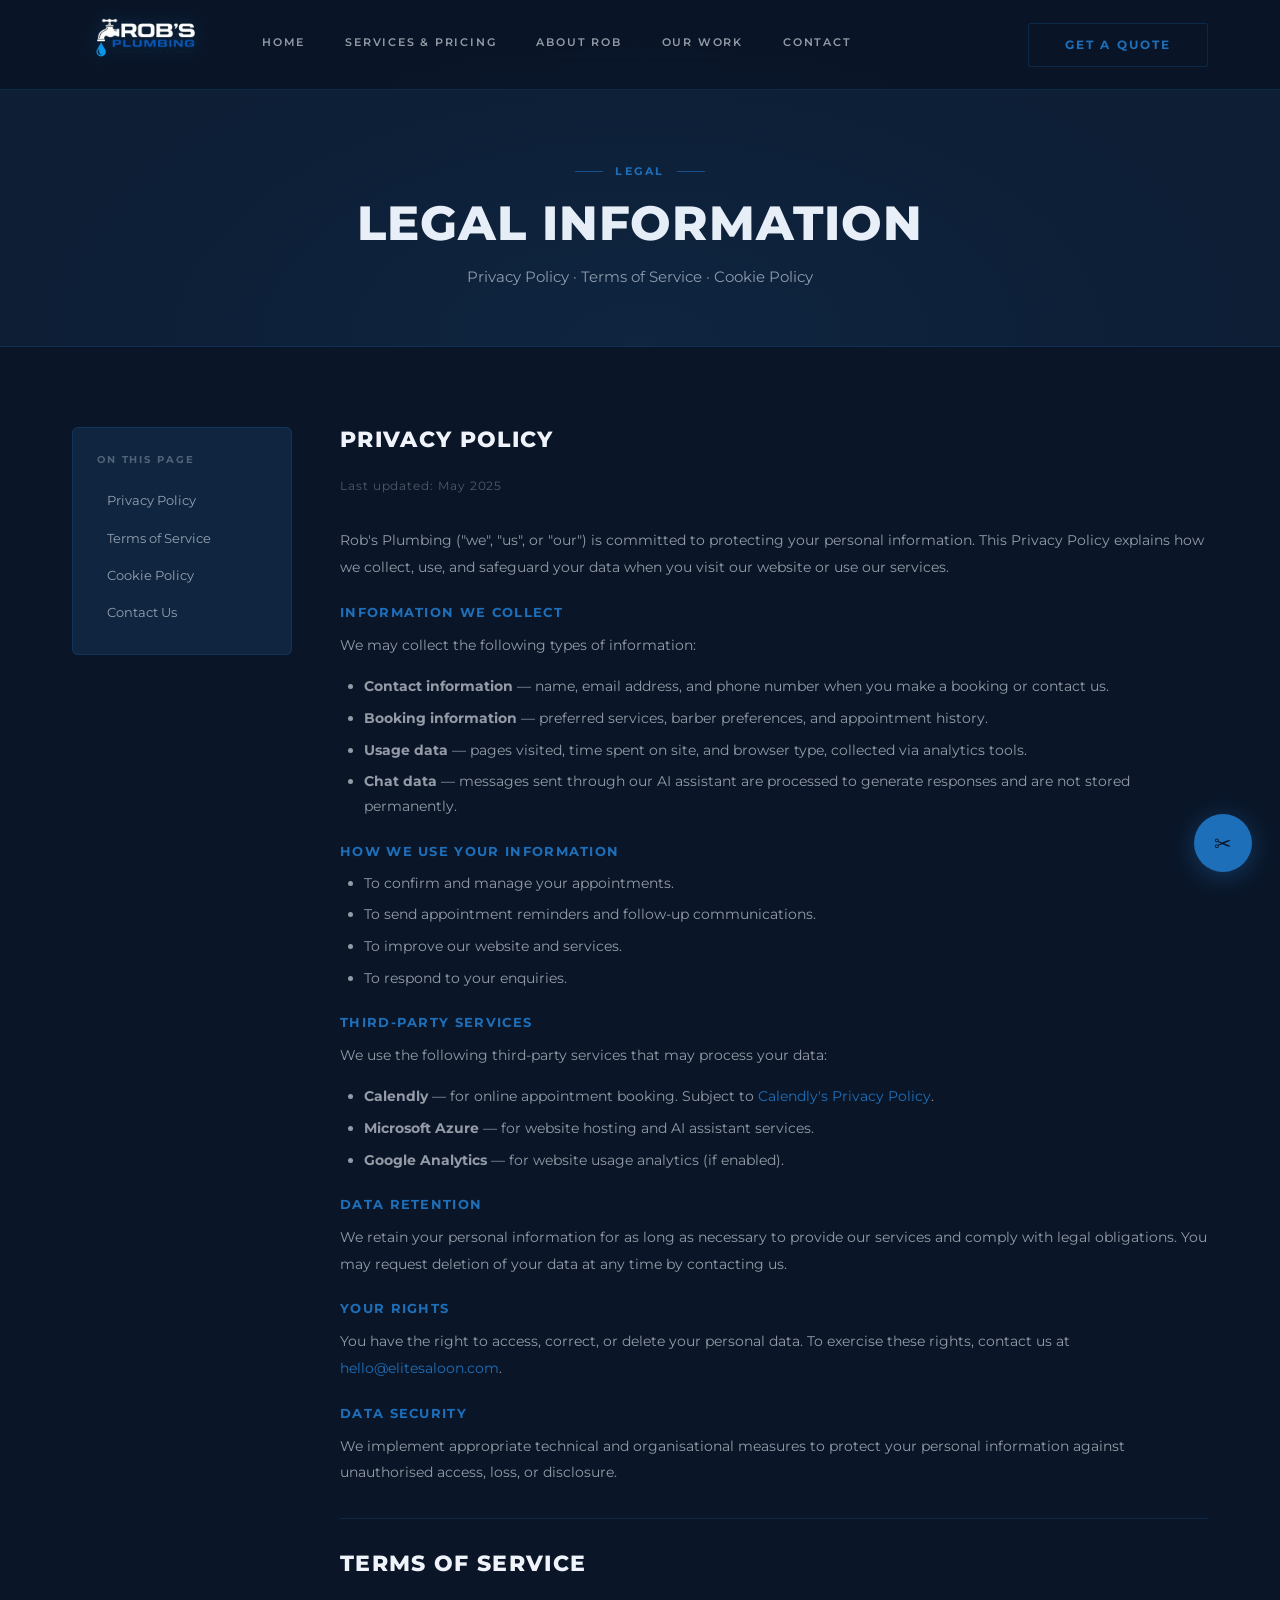
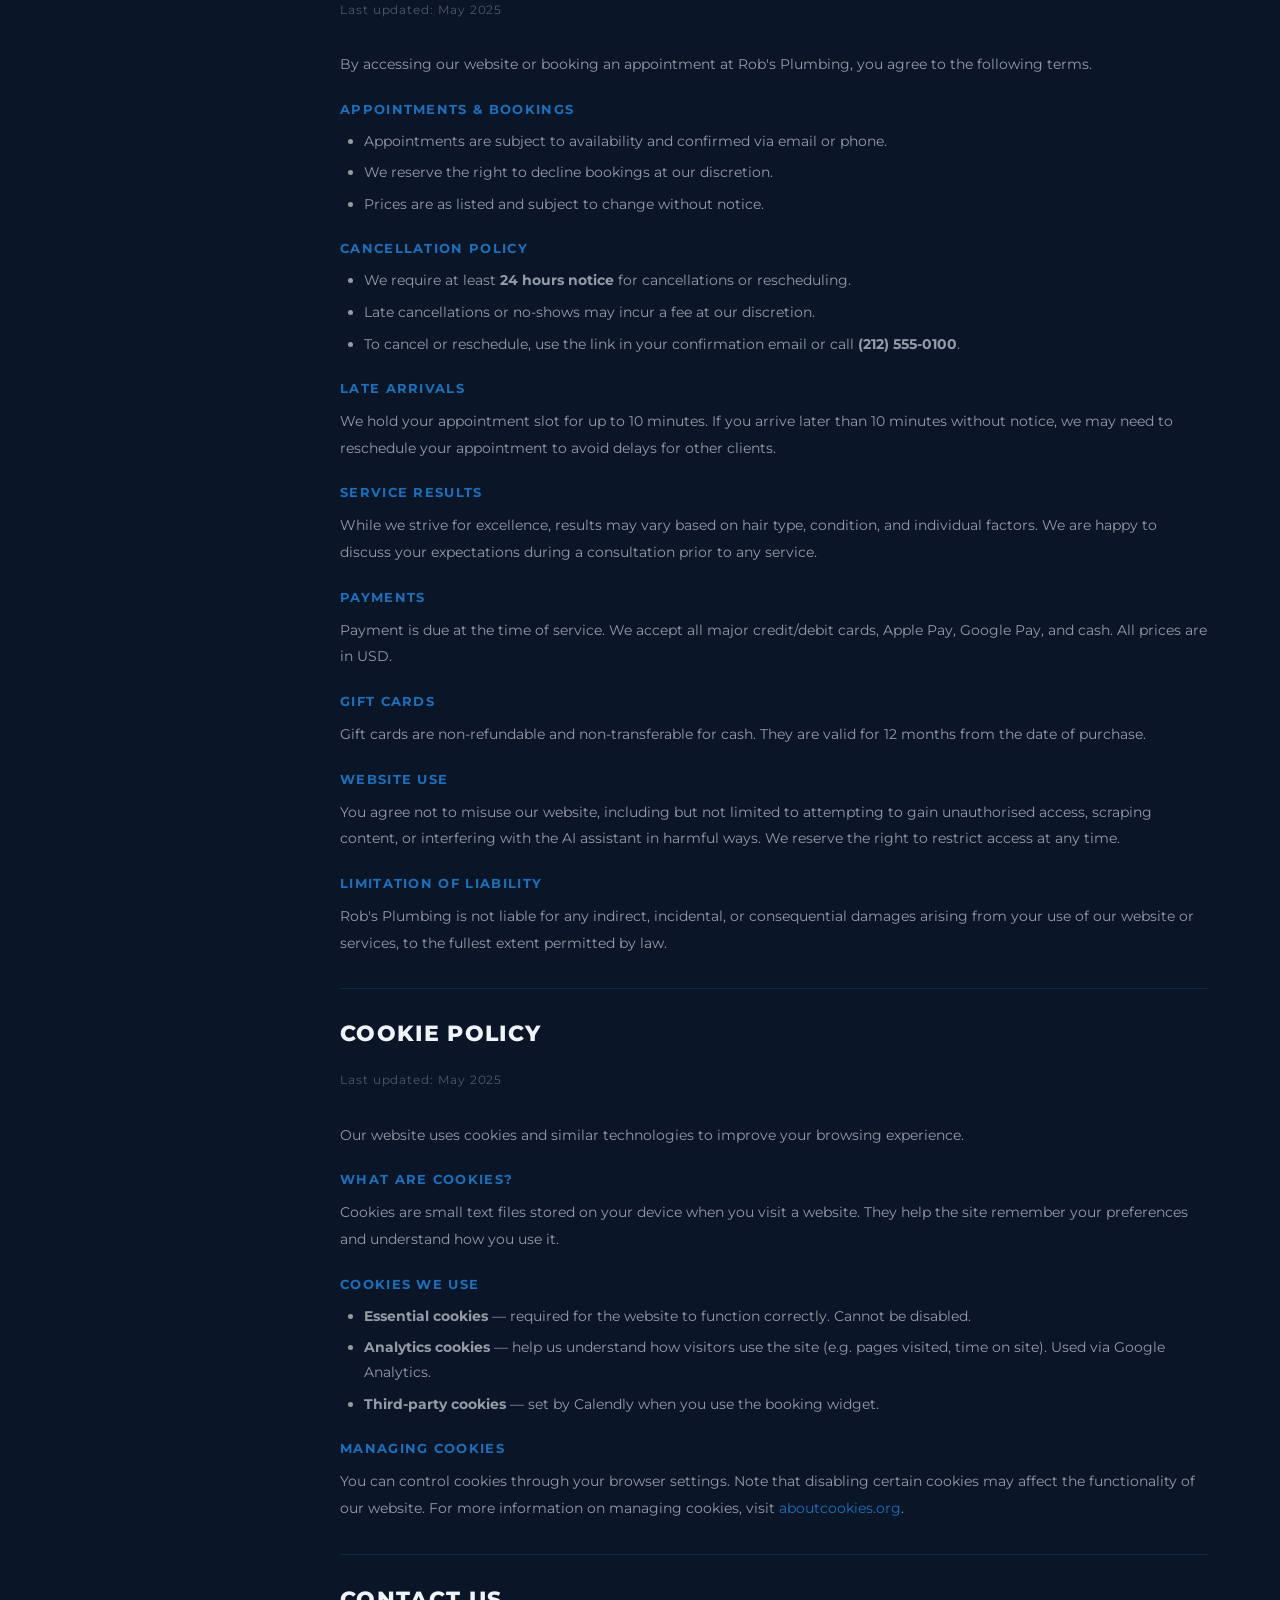
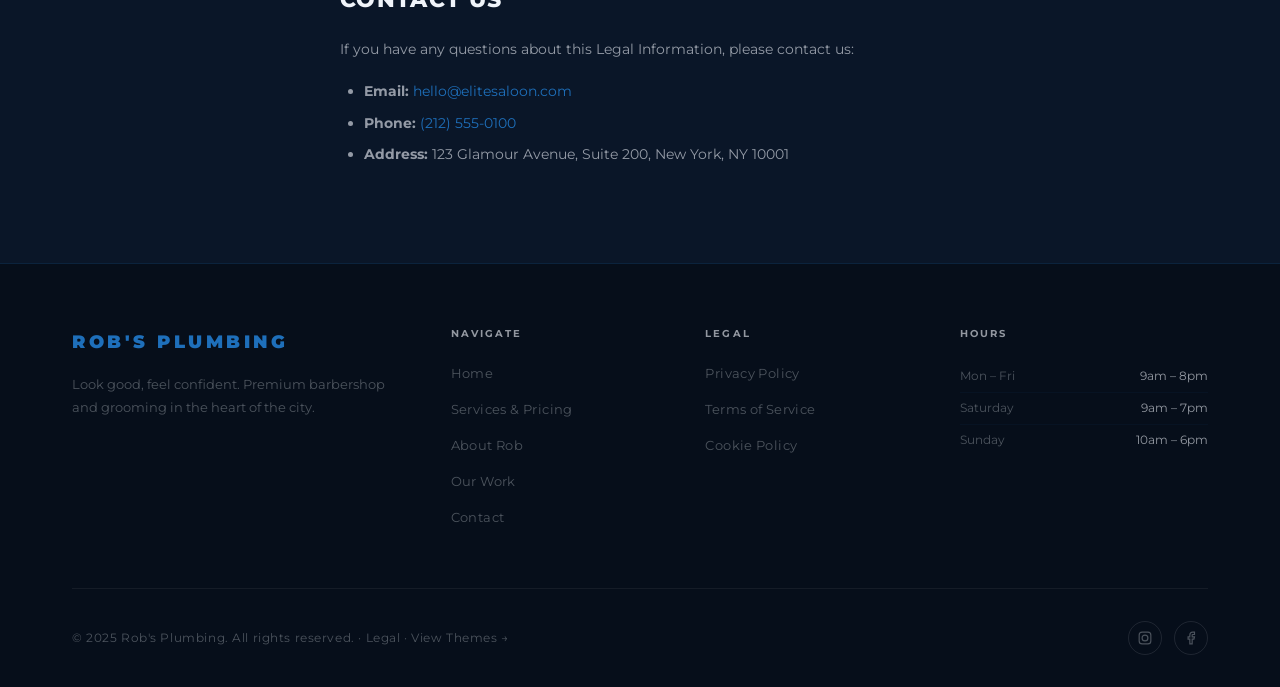
<file: site/legal.html>
<!DOCTYPE html>
<html lang="en">
<head>
  <meta charset="UTF-8" />
  <meta name="viewport" content="width=device-width, initial-scale=1.0" />
  <meta name="description" content="Rob's Plumbing — Privacy Policy, Terms of Service, and Cookie Policy." />
  <title>Legal | Rob's Plumbing</title>
  <link rel="icon" type="image/png" href="assets/images/logo/Rob-Pummbing-Logo.png" />
  <link rel="stylesheet" href="assets/css/main.css" />
  <link rel="stylesheet" href="assets/css/components.css" />
  <style>
    .legal-layout {
      display: grid;
      grid-template-columns: 220px 1fr;
      gap: 3rem;
      align-items: start;
    }
    .legal-nav {
      position: sticky;
      top: calc(var(--nav-h) + 2rem);
      background: var(--bg-card);
      border: 1px solid var(--gold-border);
      border-radius: var(--radius-md);
      padding: 1.5rem;
    }
    .legal-nav__title {
      font-size: 0.65rem;
      font-weight: 700;
      letter-spacing: 0.18em;
      text-transform: uppercase;
      color: var(--text-dim);
      margin-bottom: 1rem;
    }
    .legal-nav ul { display: flex; flex-direction: column; gap: 0.25rem; }
    .legal-nav a {
      font-size: 0.8rem;
      color: var(--text-muted);
      padding: 0.4rem 0.6rem;
      border-radius: var(--radius);
      display: block;
      transition: all 0.2s;
    }
    .legal-nav a:hover { color: var(--gold); background: var(--gold-dim); }
    .legal-section {
      padding-top: 2rem;
      border-top: 1px solid var(--gold-border);
      margin-top: 2rem;
    }
    .legal-section:first-child { border-top: none; margin-top: 0; padding-top: 0; }
    .legal-section h2 {
      font-size: 1.4rem;
      text-transform: uppercase;
      letter-spacing: 0.06em;
      margin-bottom: 1.5rem;
    }
    .legal-section h3 {
      font-size: 0.82rem;
      font-weight: 700;
      letter-spacing: 0.1em;
      text-transform: uppercase;
      color: var(--gold);
      margin: 1.5rem 0 0.75rem;
    }
    .legal-section p {
      font-size: 0.9rem;
      line-height: 1.85;
      color: var(--text-muted);
      margin-bottom: 1rem;
    }
    .legal-section ul {
      list-style: disc;
      padding-left: 1.5rem;
      margin-bottom: 1rem;
    }
    .legal-section ul li {
      font-size: 0.9rem;
      color: var(--text-muted);
      line-height: 1.75;
      margin-bottom: 0.4rem;
    }
    .legal-date {
      font-size: 0.72rem;
      color: var(--text-dim);
      letter-spacing: 0.08em;
      margin-bottom: 2rem;
      display: block;
    }
    @media (max-width: 768px) {
      .legal-layout { grid-template-columns: 1fr; }
      .legal-nav { position: static; }
    }
  </style>
</head>
<body>

<nav class="nav scrolled" id="main-nav">
  <div class="nav__inner">
    <a href="index.html" class="nav__logo">
      <img src="assets/images/logo/Rob-Pummbing-Logo.png" alt="Rob's Plumbing" class="nav__logo-img" />
    </a>
    <div class="nav__links">
      <a href="index.html">Home</a>
      <a href="services.html">Services & Pricing</a>
      <a href="barbers.html">About Rob</a>
      <a href="gallery.html">Our Work</a>
      <a href="contact.html">Contact</a>
    </div>
    <button class="btn btn-outline nav__book" onclick="openChat()">Get a Quote</button>
    <button class="nav__hamburger" id="hamburger"><span></span><span></span><span></span></button>
  </div>
</nav>
<div class="nav__mobile" id="mobile-menu">
  <button class="nav__mobile-close" id="mobile-close">✕</button>
  <a href="index.html">Home</a>
  <a href="services.html">Services & Pricing</a>
  <a href="barbers.html">About Rob</a>
  <a href="gallery.html">Our Work</a>
  <a href="contact.html">Contact</a>
  <button class="btn btn-gold" style="margin-top:1rem;" onclick="openChat()">Get a Quote</button>
</div>

<div class="page-header">
  <div class="container">
    <div class="label">Legal</div>
    <h1>Legal Information</h1>
    <p>Privacy Policy · Terms of Service · Cookie Policy</p>
  </div>
</div>

<section class="section">
  <div class="container">
    <div class="legal-layout">

      <!-- Side nav -->
      <div class="legal-nav">
        <div class="legal-nav__title">On this page</div>
        <ul>
          <li><a href="#privacy">Privacy Policy</a></li>
          <li><a href="#terms">Terms of Service</a></li>
          <li><a href="#cookies">Cookie Policy</a></li>
          <li><a href="#contact-legal">Contact Us</a></li>
        </ul>
      </div>

      <!-- Content -->
      <div>

        <!-- Privacy Policy -->
        <div class="legal-section" id="privacy">
          <h2>Privacy Policy</h2>
          <span class="legal-date">Last updated: May 2025</span>
          <p>Rob's Plumbing ("we", "us", or "our") is committed to protecting your personal information. This Privacy Policy explains how we collect, use, and safeguard your data when you visit our website or use our services.</p>

          <h3>Information We Collect</h3>
          <p>We may collect the following types of information:</p>
          <ul>
            <li><strong>Contact information</strong> — name, email address, and phone number when you make a booking or contact us.</li>
            <li><strong>Booking information</strong> — preferred services, barber preferences, and appointment history.</li>
            <li><strong>Usage data</strong> — pages visited, time spent on site, and browser type, collected via analytics tools.</li>
            <li><strong>Chat data</strong> — messages sent through our AI assistant are processed to generate responses and are not stored permanently.</li>
          </ul>

          <h3>How We Use Your Information</h3>
          <ul>
            <li>To confirm and manage your appointments.</li>
            <li>To send appointment reminders and follow-up communications.</li>
            <li>To improve our website and services.</li>
            <li>To respond to your enquiries.</li>
          </ul>

          <h3>Third-Party Services</h3>
          <p>We use the following third-party services that may process your data:</p>
          <ul>
            <li><strong>Calendly</strong> — for online appointment booking. Subject to <a href="https://calendly.com/privacy" target="_blank" rel="noopener" style="color:var(--gold);">Calendly's Privacy Policy</a>.</li>
            <li><strong>Microsoft Azure</strong> — for website hosting and AI assistant services.</li>
            <li><strong>Google Analytics</strong> — for website usage analytics (if enabled).</li>
          </ul>

          <h3>Data Retention</h3>
          <p>We retain your personal information for as long as necessary to provide our services and comply with legal obligations. You may request deletion of your data at any time by contacting us.</p>

          <h3>Your Rights</h3>
          <p>You have the right to access, correct, or delete your personal data. To exercise these rights, contact us at <a href="mailto:hello@elitesaloon.com" style="color:var(--gold);">hello@elitesaloon.com</a>.</p>

          <h3>Data Security</h3>
          <p>We implement appropriate technical and organisational measures to protect your personal information against unauthorised access, loss, or disclosure.</p>
        </div>

        <!-- Terms of Service -->
        <div class="legal-section" id="terms">
          <h2>Terms of Service</h2>
          <span class="legal-date">Last updated: May 2025</span>
          <p>By accessing our website or booking an appointment at Rob's Plumbing, you agree to the following terms.</p>

          <h3>Appointments & Bookings</h3>
          <ul>
            <li>Appointments are subject to availability and confirmed via email or phone.</li>
            <li>We reserve the right to decline bookings at our discretion.</li>
            <li>Prices are as listed and subject to change without notice.</li>
          </ul>

          <h3>Cancellation Policy</h3>
          <ul>
            <li>We require at least <strong>24 hours notice</strong> for cancellations or rescheduling.</li>
            <li>Late cancellations or no-shows may incur a fee at our discretion.</li>
            <li>To cancel or reschedule, use the link in your confirmation email or call <strong>(212) 555-0100</strong>.</li>
          </ul>

          <h3>Late Arrivals</h3>
          <p>We hold your appointment slot for up to 10 minutes. If you arrive later than 10 minutes without notice, we may need to reschedule your appointment to avoid delays for other clients.</p>

          <h3>Service Results</h3>
          <p>While we strive for excellence, results may vary based on hair type, condition, and individual factors. We are happy to discuss your expectations during a consultation prior to any service.</p>

          <h3>Payments</h3>
          <p>Payment is due at the time of service. We accept all major credit/debit cards, Apple Pay, Google Pay, and cash. All prices are in USD.</p>

          <h3>Gift Cards</h3>
          <p>Gift cards are non-refundable and non-transferable for cash. They are valid for 12 months from the date of purchase.</p>

          <h3>Website Use</h3>
          <p>You agree not to misuse our website, including but not limited to attempting to gain unauthorised access, scraping content, or interfering with the AI assistant in harmful ways. We reserve the right to restrict access at any time.</p>

          <h3>Limitation of Liability</h3>
          <p>Rob's Plumbing is not liable for any indirect, incidental, or consequential damages arising from your use of our website or services, to the fullest extent permitted by law.</p>
        </div>

        <!-- Cookie Policy -->
        <div class="legal-section" id="cookies">
          <h2>Cookie Policy</h2>
          <span class="legal-date">Last updated: May 2025</span>
          <p>Our website uses cookies and similar technologies to improve your browsing experience.</p>

          <h3>What Are Cookies?</h3>
          <p>Cookies are small text files stored on your device when you visit a website. They help the site remember your preferences and understand how you use it.</p>

          <h3>Cookies We Use</h3>
          <ul>
            <li><strong>Essential cookies</strong> — required for the website to function correctly. Cannot be disabled.</li>
            <li><strong>Analytics cookies</strong> — help us understand how visitors use the site (e.g. pages visited, time on site). Used via Google Analytics.</li>
            <li><strong>Third-party cookies</strong> — set by Calendly when you use the booking widget.</li>
          </ul>

          <h3>Managing Cookies</h3>
          <p>You can control cookies through your browser settings. Note that disabling certain cookies may affect the functionality of our website. For more information on managing cookies, visit <a href="https://www.aboutcookies.org" target="_blank" rel="noopener" style="color:var(--gold);">aboutcookies.org</a>.</p>
        </div>

        <!-- Contact -->
        <div class="legal-section" id="contact-legal">
          <h2>Contact Us</h2>
          <p>If you have any questions about this Legal Information, please contact us:</p>
          <ul>
            <li><strong>Email:</strong> <a href="mailto:hello@elitesaloon.com" style="color:var(--gold);">hello@elitesaloon.com</a></li>
            <li><strong>Phone:</strong> <a href="tel:+12125550100" style="color:var(--gold);">(212) 555-0100</a></li>
            <li><strong>Address:</strong> 123 Glamour Avenue, Suite 200, New York, NY 10001</li>
          </ul>
        </div>

      </div>
    </div>
  </div>
</section>

<footer class="footer">
  <div class="container">
    <div class="footer__grid">
      <div class="footer__brand">
        <span class="footer__brand-name">Rob's Plumbing</span>
        <p>Look good, feel confident. Premium barbershop and grooming in the heart of the city.</p>
      </div>
      <div class="footer__col">
        <h4>Navigate</h4>
        <ul>
          <li><a href="index.html">Home</a></li>
          <li><a href="services.html">Services & Pricing</a></li>
          <li><a href="barbers.html">About Rob</a></li>
          <li><a href="gallery.html">Our Work</a></li>
          <li><a href="contact.html">Contact</a></li>
        </ul>
      </div>
      <div class="footer__col">
        <h4>Legal</h4>
        <ul>
          <li><a href="legal.html#privacy">Privacy Policy</a></li>
          <li><a href="legal.html#terms">Terms of Service</a></li>
          <li><a href="legal.html#cookies">Cookie Policy</a></li>
        </ul>
      </div>
      <div class="footer__col">
        <h4>Hours</h4>
        <div class="footer__hours-row"><span>Mon – Fri</span><span>9am – 8pm</span></div>
        <div class="footer__hours-row"><span>Saturday</span><span>9am – 7pm</span></div>
        <div class="footer__hours-row"><span>Sunday</span><span>10am – 6pm</span></div>
      </div>
    </div>
    <div class="footer__bottom">
      <span>© 2025 Rob's Plumbing. All rights reserved. · <a href="legal.html" style="color:var(--text-dim);">Legal</a> · <a href="themes/index.html" style="color:var(--text-dim);">View Themes →</a></span>
      <div class="footer__social">
        <a href="#" aria-label="Instagram"><svg width="14" height="14" viewBox="0 0 24 24" fill="none" stroke="currentColor" stroke-width="2"><rect x="2" y="2" width="20" height="20" rx="5"/><circle cx="12" cy="12" r="5"/></svg></a>
        <a href="#" aria-label="Facebook"><svg width="14" height="14" viewBox="0 0 24 24" fill="none" stroke="currentColor" stroke-width="2"><path d="M18 2h-3a5 5 0 0 0-5 5v3H7v4h3v8h4v-8h3l1-4h-4V7a1 1 0 0 1 1-1h3z"/></svg></a>
      </div>
    </div>
  </div>
</footer>

<button class="chat-toggle" id="chat-toggle" title="Get a Quote">✂</button>
<div class="chat-window" id="chat-window">
  <div class="chat-header">
    <div class="chat-header__avatar">ES</div>
    <div class="chat-header__info">
      <div class="chat-header__name">Rob's Plumbing Assistant</div>
      <div class="chat-header__status">Online — ready to book</div>
    </div>
    <button class="chat-header__close" id="chat-close">✕</button>
  </div>
  <div class="chat-messages" id="chat-messages"></div>
  <div class="chat-quick-replies" id="quick-replies"></div>
  <div class="chat-input-area">
    <textarea class="chat-input" id="chat-input" rows="1" placeholder="Ask about services, pricing, or booking…"></textarea>
    <button class="chat-send" id="chat-send">➤</button>
  </div>
  <div class="chat-footer">Powered by Elite AI</div>
</div>

<script src="assets/js/main.js"></script>
<script src="assets/js/chat-widget.js"></script>
</body>
</html>
</file>
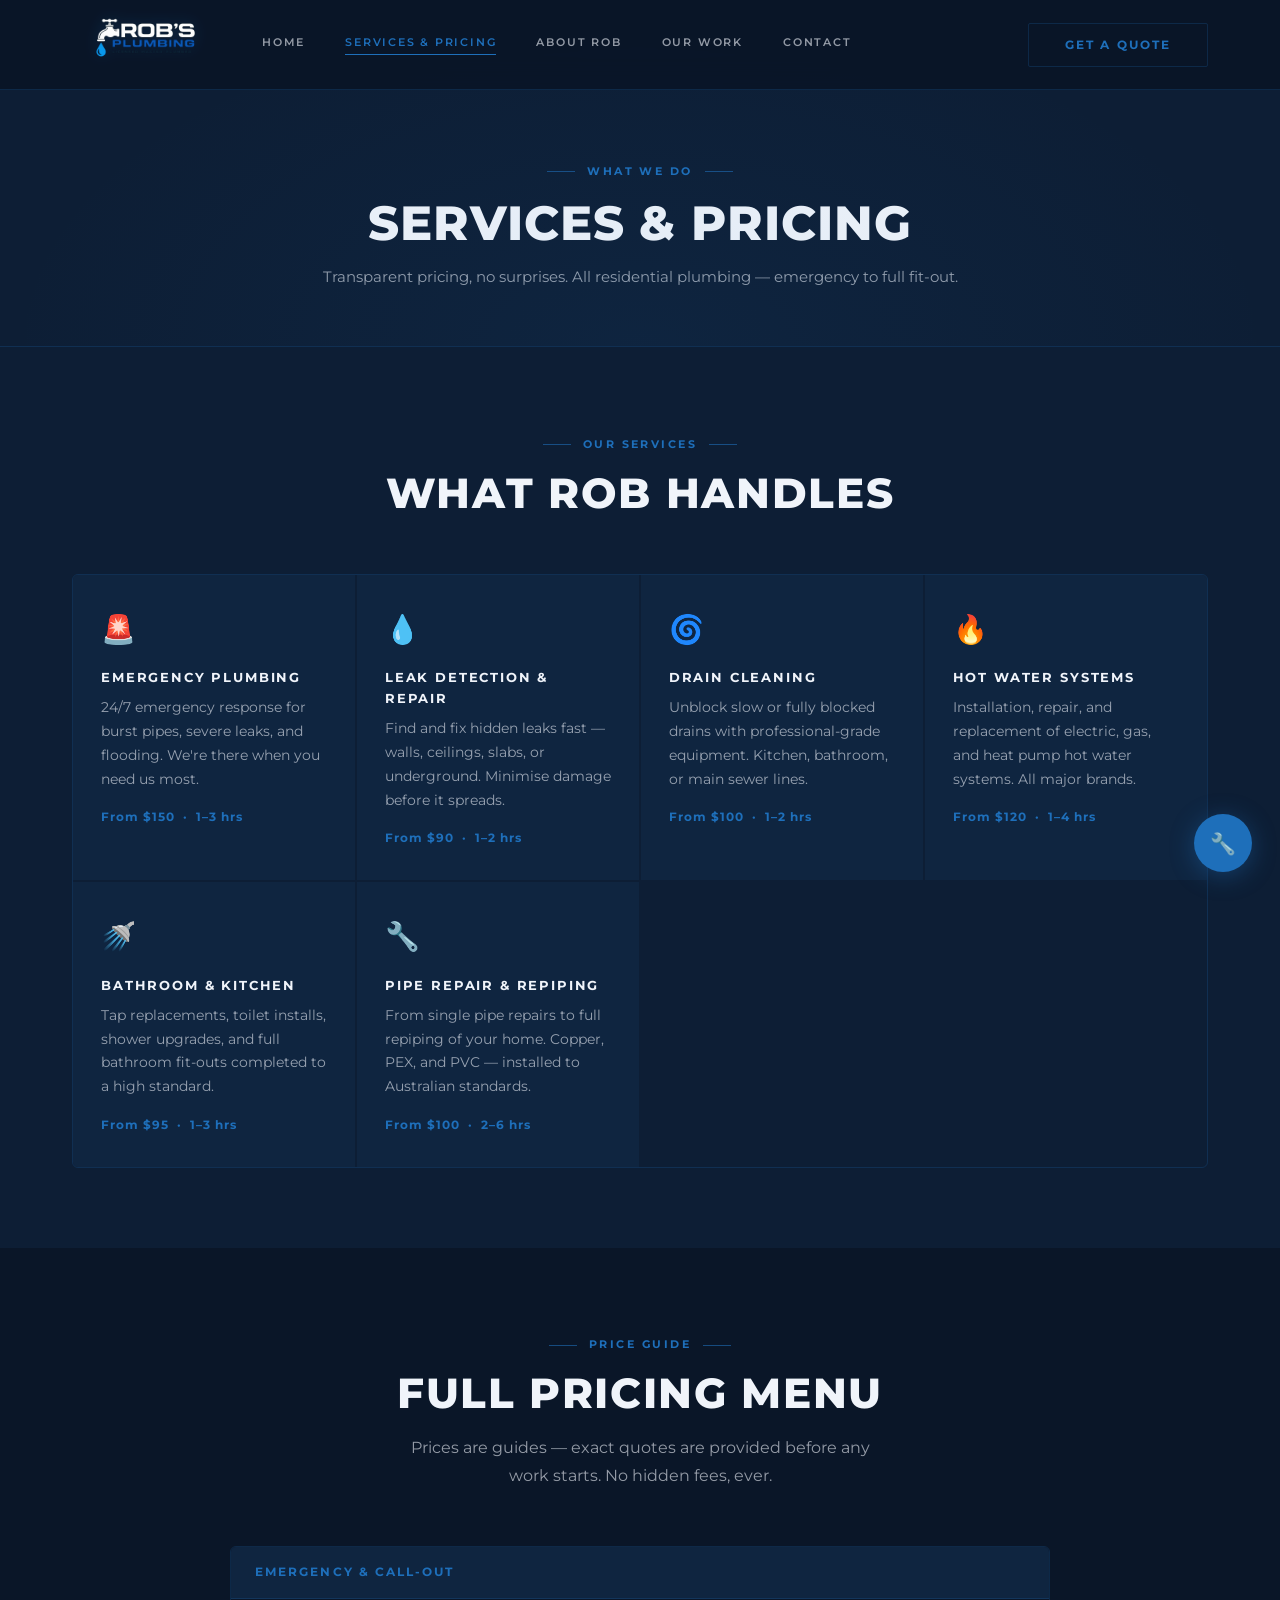
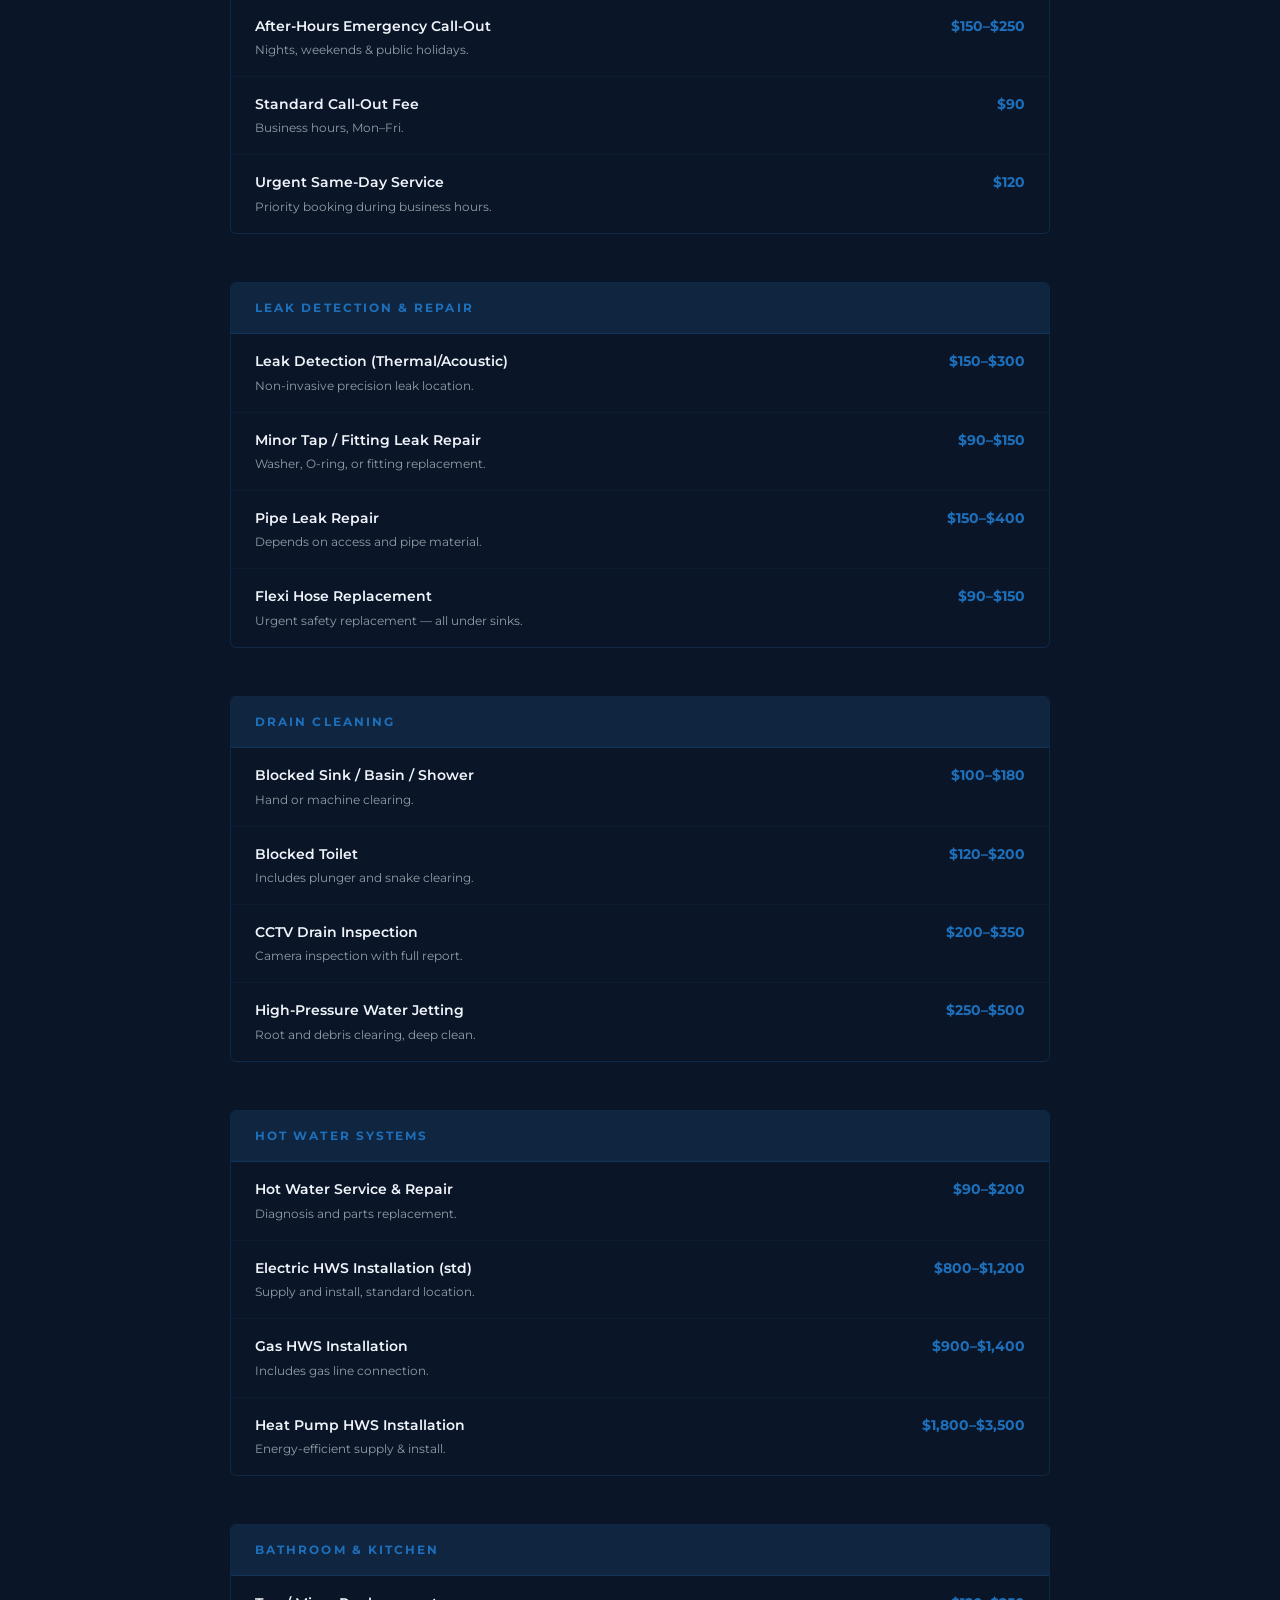
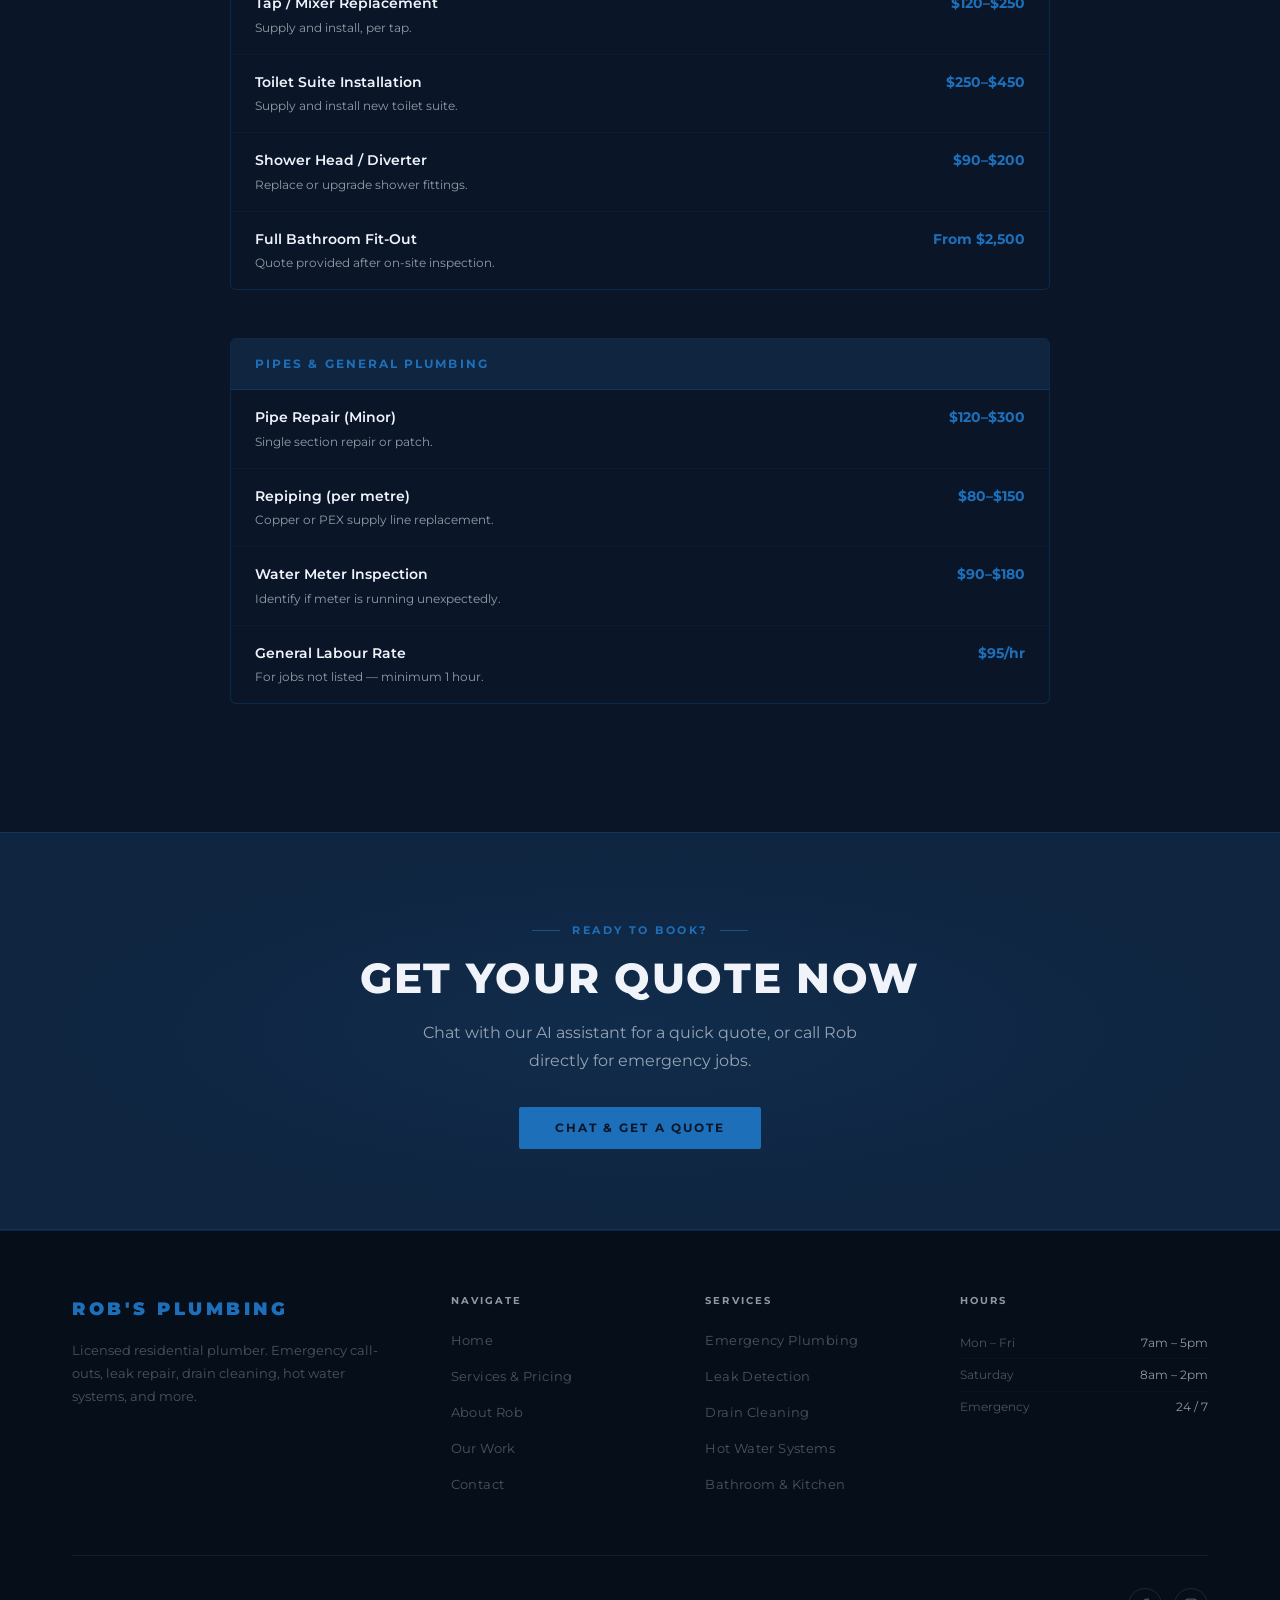
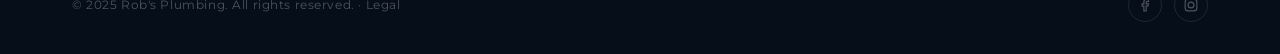
<file: site/services.html>
<!DOCTYPE html>
<html lang="en">
<head>
  <meta charset="UTF-8" />
  <meta name="viewport" content="width=device-width, initial-scale=1.0" />
  <meta name="description" content="Rob's Plumbing services and pricing — emergency call-outs, drain cleaning, hot water systems, leak repair, and more." />
  <title>Services & Pricing | Rob's Plumbing</title>
  <link rel="icon" type="image/png" href="assets/images/logo/Rob-Pummbing-Logo.png" />
  <link rel="stylesheet" href="assets/css/main.css" />
  <link rel="stylesheet" href="assets/css/components.css" />
</head>
<body>

<nav class="nav scrolled" id="main-nav">
  <div class="nav__inner">
    <a href="index.html" class="nav__logo">
      <img src="assets/images/logo/Rob-Pummbing-Logo.png" alt="Rob's Plumbing" class="nav__logo-img" />
    </a>
    <div class="nav__links">
      <a href="index.html">Home</a>
      <a href="services.html" class="active">Services & Pricing</a>
      <a href="barbers.html">About Rob</a>
      <a href="gallery.html">Our Work</a>
      <a href="contact.html">Contact</a>
    </div>
    <button class="btn btn-outline nav__book" onclick="openChat()">Get a Quote</button>
    <button class="nav__hamburger" id="hamburger"><span></span><span></span><span></span></button>
  </div>
</nav>
<div class="nav__mobile" id="mobile-menu">
  <button class="nav__mobile-close" id="mobile-close">✕</button>
  <a href="index.html">Home</a>
  <a href="services.html">Services & Pricing</a>
  <a href="barbers.html">About Rob</a>
  <a href="gallery.html">Our Work</a>
  <a href="contact.html">Contact</a>
  <button class="btn btn-gold" style="margin-top:1rem;" onclick="openChat()">Get a Quote</button>
</div>

<div class="page-header">
  <div class="container">
    <div class="label">What We Do</div>
    <h1>Services & Pricing</h1>
    <p>Transparent pricing, no surprises. All residential plumbing — emergency to full fit-out.</p>
  </div>
</div>

<!-- Service Cards -->
<section class="section section--darker">
  <div class="container">
    <div class="section-header">
      <div class="label">Our Services</div>
      <h2>What Rob Handles</h2>
    </div>
    <div class="services-grid" id="services-full"></div>
  </div>
</section>

<!-- Full Pricing -->
<section class="section">
  <div class="container">
    <div class="section-header">
      <div class="label">Price Guide</div>
      <h2>Full Pricing Menu</h2>
      <p>Prices are guides — exact quotes are provided before any work starts. No hidden fees, ever.</p>
    </div>
    <div class="pricing-section" id="pricing-full"></div>
  </div>
</section>

<!-- CTA -->
<section class="cta-banner">
  <div class="container">
    <div class="label" style="justify-content:center;">Ready to Book?</div>
    <h2>Get Your Quote Now</h2>
    <p>Chat with our AI assistant for a quick quote, or call Rob directly for emergency jobs.</p>
    <button class="btn btn-gold" onclick="openChat()">Chat & Get a Quote</button>
  </div>
</section>

<footer class="footer">
  <div class="container">
    <div class="footer__grid">
      <div class="footer__brand">
        <span class="footer__brand-name">Rob's Plumbing</span>
        <p>Licensed residential plumber. Emergency call-outs, leak repair, drain cleaning, hot water systems, and more.</p>
      </div>
      <div class="footer__col">
        <h4>Navigate</h4>
        <ul>
          <li><a href="index.html">Home</a></li>
          <li><a href="services.html">Services & Pricing</a></li>
          <li><a href="barbers.html">About Rob</a></li>
          <li><a href="gallery.html">Our Work</a></li>
          <li><a href="contact.html">Contact</a></li>
        </ul>
      </div>
      <div class="footer__col">
        <h4>Services</h4>
        <ul>
          <li><a href="services.html">Emergency Plumbing</a></li>
          <li><a href="services.html">Leak Detection</a></li>
          <li><a href="services.html">Drain Cleaning</a></li>
          <li><a href="services.html">Hot Water Systems</a></li>
          <li><a href="services.html">Bathroom & Kitchen</a></li>
        </ul>
      </div>
      <div class="footer__col">
        <h4>Hours</h4>
        <div class="footer__hours-row"><span>Mon – Fri</span><span>7am – 5pm</span></div>
        <div class="footer__hours-row"><span>Saturday</span><span>8am – 2pm</span></div>
        <div class="footer__hours-row"><span>Emergency</span><span>24 / 7</span></div>
      </div>
    </div>
    <div class="footer__bottom">
      <span>© 2025 Rob's Plumbing. All rights reserved. · <a href="legal.html" style="color:var(--text-dim);">Legal</a></span>
      <div class="footer__social">
        <a href="#" aria-label="Facebook"><svg width="14" height="14" viewBox="0 0 24 24" fill="none" stroke="currentColor" stroke-width="2"><path d="M18 2h-3a5 5 0 0 0-5 5v3H7v4h3v8h4v-8h3l1-4h-4V7a1 1 0 0 1 1-1h3z"/></svg></a>
        <a href="#" aria-label="Instagram"><svg width="14" height="14" viewBox="0 0 24 24" fill="none" stroke="currentColor" stroke-width="2"><rect x="2" y="2" width="20" height="20" rx="5"/><circle cx="12" cy="12" r="5"/></svg></a>
      </div>
    </div>
  </div>
</footer>

<button class="chat-toggle" id="chat-toggle" title="Get a Quote">🔧</button>
<div class="chat-window" id="chat-window">
  <div class="chat-header">
    <div class="chat-header__avatar">RP</div>
    <div class="chat-header__info">
      <div class="chat-header__name">Rob's Plumbing Assistant</div>
      <div class="chat-header__status">Online — ready to help</div>
    </div>
    <button class="chat-header__close" id="chat-close">✕</button>
  </div>
  <div class="chat-messages" id="chat-messages"></div>
  <div class="chat-quick-replies" id="quick-replies"></div>
  <div class="chat-input-area">
    <textarea class="chat-input" id="chat-input" rows="1" placeholder="Describe your plumbing issue…"></textarea>
    <button class="chat-send" id="chat-send">➤</button>
  </div>
  <div class="chat-footer">Powered by Rob's AI Assistant</div>
</div>
<div class="toast-container" id="toast-container"></div>

<script src="assets/js/main.js"></script>
<script src="assets/js/chat-widget.js"></script>
</body>
</html>
</file>
<file: site/assets/css/main.css>
/* ============================================
   ROB'S PLUMBING — Design System
   Theme: Professional Navy Blue
   Font: Montserrat
   ============================================ */

@import url('https://fonts.googleapis.com/css2?family=Montserrat:wght@300;400;500;600;700;800;900&display=swap');

:root {
  --bg:          #0A1628;
  --bg-2:        #0D1E35;
  --bg-card:     #0F2540;
  --bg-card-2:   #142E4A;
  --gold:        #1E6FBA;
  --gold-light:  #4A9FE0;
  --gold-dim:    rgba(30,111,186,0.10);
  --gold-border: rgba(30,111,186,0.22);
  --text:        #F0F4FA;
  --text-muted:  rgba(240,244,250,0.60);
  --text-dim:    rgba(240,244,250,0.30);
  --font:        'Montserrat', sans-serif;
  --nav-h:       90px;
  --max-w:       1200px;
  --gap:         2rem;
  --section-py:  5rem;
  --radius:      2px;
  --radius-md:   6px;
  --shadow:      0 12px 48px rgba(0,0,0,0.5);
  --shadow-sm:   0 4px 16px rgba(0,0,0,0.35);
  --ease:        all 0.3s ease;
}

/* ---- Reset ---- */
*, *::before, *::after { box-sizing: border-box; margin: 0; padding: 0; }
html { scroll-behavior: smooth; font-size: 16px; }
body {
  font-family: var(--font);
  background: var(--bg);
  color: var(--text);
  line-height: 1.6;
  -webkit-font-smoothing: antialiased;
  overflow-x: hidden;
}
img { max-width: 100%; height: auto; display: block; }
a { color: inherit; text-decoration: none; }
ul { list-style: none; }
button { font-family: var(--font); cursor: pointer; }

/* ---- Typography ---- */
h1, h2, h3, h4 { font-family: var(--font); line-height: 1.15; font-weight: 800; }
h1 { font-size: clamp(2.2rem, 5.5vw, 4rem); letter-spacing: 0.02em; }
h2 { font-size: clamp(1.6rem, 3.5vw, 2.6rem); letter-spacing: 0.04em; }
h3 { font-size: clamp(1rem, 2vw, 1.25rem); letter-spacing: 0.05em; font-weight: 700; }
p  { color: var(--text-muted); line-height: 1.75; margin-bottom: 1rem; }
p:last-child { margin-bottom: 0; }

/* ---- Layout ---- */
.container {
  max-width: var(--max-w);
  margin: 0 auto;
  padding: 0 2rem;
}
.section { padding: var(--section-py) 0; }
.section--darker { background: var(--bg-2); }

/* ---- Section Labels ---- */
.label {
  display: inline-flex;
  align-items: center;
  gap: 0.75rem;
  font-size: 0.7rem;
  font-weight: 700;
  letter-spacing: 0.22em;
  text-transform: uppercase;
  color: var(--gold);
  margin-bottom: 1rem;
}
.label::before, .label::after {
  content: '';
  display: block;
  width: 28px;
  height: 1px;
  background: var(--gold);
  opacity: 0.6;
}
.section-header { text-align: center; margin-bottom: 3.5rem; }
.section-header h2 { text-transform: uppercase; color: var(--text); }
.section-header p { max-width: 500px; margin: 1rem auto 0; }

/* ---- Gold divider ---- */
.gold-divider {
  display: flex;
  align-items: center;
  gap: 1rem;
  margin: 1.25rem 0;
}
.gold-divider::before, .gold-divider::after {
  content: '';
  flex: 1;
  height: 1px;
  background: linear-gradient(90deg, transparent, var(--gold-border), transparent);
}
.gold-divider svg { color: var(--gold); flex-shrink: 0; }
.gold-divider--center { justify-content: center; }
.gold-divider--center::before,
.gold-divider--center::after { max-width: 80px; }

/* ---- Buttons ---- */
.btn {
  display: inline-flex;
  align-items: center;
  gap: 0.5rem;
  padding: 0.875rem 2.25rem;
  font-family: var(--font);
  font-size: 0.72rem;
  font-weight: 700;
  letter-spacing: 0.18em;
  text-transform: uppercase;
  border: none;
  cursor: pointer;
  transition: var(--ease);
  border-radius: var(--radius);
  white-space: nowrap;
}
.btn-gold {
  background: var(--gold);
  color: var(--bg);
}
.btn-gold:hover {
  background: var(--gold-light);
  transform: translateY(-2px);
  box-shadow: 0 8px 24px rgba(201,160,48,0.3);
}
.btn-outline {
  background: transparent;
  color: var(--gold);
  border: 1px solid var(--gold-border);
}
.btn-outline:hover {
  background: var(--gold-dim);
  border-color: var(--gold);
}
.btn-ghost {
  background: transparent;
  color: var(--text);
  border: 1px solid rgba(240,244,250,0.2);
}
.btn-ghost:hover {
  border-color: var(--gold);
  color: var(--gold);
}

/* ---- Navigation ---- */
.nav {
  position: fixed;
  top: 0; left: 0; right: 0;
  height: var(--nav-h);
  z-index: 1000;
  transition: var(--ease);
  background: rgba(10,22,40,0.6);
  backdrop-filter: blur(14px);
  -webkit-backdrop-filter: blur(14px);
  border-bottom: 1px solid transparent;
}
.nav.scrolled {
  background: rgba(10,22,40,0.95);
  border-bottom-color: var(--gold-border);
}
.nav__inner {
  max-width: var(--max-w);
  margin: 0 auto;
  padding: 0 2rem;
  height: 100%;
  display: flex;
  align-items: center;
  justify-content: flex-start;
}
/* Logo */
.nav__logo {
  display: flex;
  align-items: center;
  gap: 10px;
  flex-shrink: 0;
}
.nav__logo-img {
  height: 100px;
  width: auto;
  display: block;
  mix-blend-mode: lighten;
  filter: drop-shadow(0 0 8px rgba(30,111,186,0.2));
}
.nav__logo-text {
  display: flex;
  flex-direction: column;
  line-height: 1;
  gap: 3px;
}
.nav__logo-name {
  font-size: 1.15rem;
  font-weight: 900;
  letter-spacing: 0.22em;
  color: var(--gold);
  text-transform: uppercase;
}
.nav__logo-sub {
  font-size: 0.5rem;
  font-weight: 600;
  letter-spacing: 0.35em;
  color: var(--text-muted);
  text-transform: uppercase;
  text-align: center;
}
/* Nav Links */
.nav__links {
  display: flex;
  align-items: center;
  gap: 2.5rem;
  margin-left: 2.5rem;
}
.nav__links a {
  font-size: 0.7rem;
  font-weight: 600;
  letter-spacing: 0.16em;
  text-transform: uppercase;
  color: var(--text-muted);
  transition: var(--ease);
  position: relative;
  padding-bottom: 4px;
}
.nav__links a::after {
  content: '';
  position: absolute;
  bottom: 0; left: 0; right: 0;
  height: 1px;
  background: var(--gold);
  transform: scaleX(0);
  transition: transform 0.3s ease;
}
.nav__links a:hover, .nav__links a.active {
  color: var(--text);
}
.nav__links a:hover::after, .nav__links a.active::after {
  transform: scaleX(1);
}
.nav__links a.active { color: var(--gold); }
.nav__book {
  margin-left: auto;
}
/* Hamburger */
.nav__hamburger {
  display: none;
  flex-direction: column;
  gap: 5px;
  background: none;
  border: none;
  padding: 4px;
}
.nav__hamburger span {
  display: block;
  width: 22px;
  height: 1.5px;
  background: var(--text);
  transition: var(--ease);
}
/* Mobile menu */
.nav__mobile {
  display: none;
  position: fixed;
  inset: 0;
  background: var(--bg);
  z-index: 999;
  flex-direction: column;
  align-items: center;
  justify-content: center;
  gap: 2.5rem;
}
.nav__mobile.open { display: flex; }
.nav__mobile a {
  font-size: 1.5rem;
  font-weight: 800;
  letter-spacing: 0.15em;
  text-transform: uppercase;
  color: var(--text-muted);
  transition: color 0.2s;
}
.nav__mobile a:hover { color: var(--gold); }
.nav__mobile-close {
  position: absolute;
  top: 1.5rem; right: 2rem;
  background: none;
  border: none;
  color: var(--text-muted);
  font-size: 1.5rem;
  cursor: pointer;
}

/* ---- Hero ---- */
.hero {
  min-height: 620px;
  height: 72vh;
  position: relative;
  display: flex;
  align-items: center;
  overflow: hidden;
  background: var(--bg);
}
.hero__bg-img {
  position: absolute;
  inset: 0;
  background: url('../images/gallery/background.png') center top / 75% auto no-repeat;
  z-index: 0;
}
.hero__overlay {
  position: absolute;
  inset: 0;
  background: linear-gradient(
    90deg,
    rgba(10,22,40,0.92) 30%,
    rgba(10,22,40,0.55) 60%,
    rgba(10,22,40,0.25) 100%
  );
  z-index: 1;
}
.hero__inner {
  position: relative;
  z-index: 2;
  padding-top: var(--nav-h);
  margin-left: max(0px, calc((100vw - var(--max-w)) / 1.75));
  margin-right: auto;
  padding-left: 2rem;
}
.hero__content {
  max-width: 520px;
  text-align: left;
  margin-right: auto;
}
.hero__caption {
  font-size: 0.68rem;
  font-weight: 700;
  letter-spacing: 0.28em;
  text-transform: uppercase;
  color: var(--gold);
  margin-bottom: 1.25rem;
  display: flex;
  align-items: center;
  gap: 0.75rem;
}
.hero__caption::before {
  content: '';
  display: block;
  width: 36px;
  height: 1px;
  background: var(--gold);
}
.hero h1 {
  color: var(--text);
  text-transform: uppercase;
  margin-bottom: 0;
  line-height: 1.15;
  font-size: clamp(1.6rem, 3.2vw, 2.6rem);
  letter-spacing: 0.06em;
}
.hero h1 em {
  font-style: normal;
  color: var(--gold);
}
.hero__sub {
  font-size: 0.95rem;
  color: var(--text-muted);
  max-width: 420px;
  margin-top: 0.25rem;
  line-height: 1.8;
}
.hero__actions {
  margin-top: 2.5rem;
  display: flex;
  gap: 1rem;
  flex-wrap: wrap;
}
.hero__scroll {
  display: none;
  position: absolute;
  bottom: 2rem; left: 50%;
  transform: translateX(-50%);
  display: flex;
  flex-direction: column;
  align-items: center;
  gap: 0.4rem;
  color: var(--text-dim);
  font-size: 0.62rem;
  letter-spacing: 0.14em;
  text-transform: uppercase;
  animation: scrollPulse 2.5s ease-in-out infinite;
  z-index: 1;
}
@keyframes scrollPulse {
  0%, 100% { opacity: 0.4; transform: translateX(-50%) translateY(0); }
  50% { opacity: 0.8; transform: translateX(-50%) translateY(6px); }
}

/* ---- Feature Strip ---- */
.features-strip {
  background: var(--bg-card);
  border-top: 1px solid var(--gold-border);
  border-bottom: 1px solid var(--gold-border);
  padding: 2rem 0;
}
.features-strip__grid {
  display: grid;
  grid-template-columns: repeat(3, 1fr);
  gap: 0;
}
.feature-item {
  display: flex;
  flex-direction: column;
  align-items: center;
  gap: 0.6rem;
  text-align: center;
  padding: 1rem 2rem;
  border-right: 1px solid var(--gold-border);
}
.feature-item:last-child { border-right: none; }
.feature-item__icon {
  width: 44px; height: 44px;
  display: flex;
  align-items: center;
  justify-content: center;
  color: var(--gold);
}
.feature-item__label {
  font-size: 0.68rem;
  font-weight: 700;
  letter-spacing: 0.18em;
  text-transform: uppercase;
  color: var(--text);
}
.feature-item__desc {
  font-size: 0.78rem;
  color: var(--text-muted);
  line-height: 1.5;
  margin: 0;
}

/* ---- Service Cards ---- */
.services-grid {
  display: grid;
  grid-template-columns: repeat(auto-fit, minmax(260px, 1fr));
  gap: 1.5px;
  border: 1.5px solid var(--gold-border);
  border-radius: var(--radius-md);
  overflow: hidden;
}
.service-card {
  background: var(--bg-card);
  padding: 2rem 1.75rem;
  transition: background 0.3s;
  position: relative;
  overflow: hidden;
}
.service-card::before {
  content: '';
  position: absolute;
  top: 0; left: 0;
  width: 2px;
  height: 100%;
  background: var(--gold);
  transform: scaleY(0);
  transition: transform 0.3s ease;
  transform-origin: bottom;
}
.service-card:hover { background: var(--bg-card-2); }
.service-card:hover::before { transform: scaleY(1); }
.service-card__icon {
  font-size: 1.75rem;
  margin-bottom: 1rem;
}
.service-card__name {
  font-size: 0.82rem;
  font-weight: 700;
  letter-spacing: 0.14em;
  text-transform: uppercase;
  color: var(--text);
  margin-bottom: 0.5rem;
}
.service-card p {
  font-size: 0.85rem;
  margin-bottom: 1rem;
}
.service-card__price {
  font-size: 0.78rem;
  font-weight: 700;
  color: var(--gold);
  letter-spacing: 0.08em;
}

/* ---- Gallery Grid ---- */
.gallery-grid {
  display: grid;
  grid-template-columns: repeat(3, 1fr);
  grid-auto-rows: 260px;
  gap: 6px;
}
.gallery-item {
  overflow: hidden;
  position: relative;
  cursor: pointer;
}
.gallery-item img {
  width: 100%;
  height: 100%;
  object-fit: cover;
  transition: transform 0.6s ease;
  filter: brightness(0.85);
}
.gallery-item:hover img {
  transform: scale(1.06);
  filter: brightness(1);
}
.gallery-item__overlay {
  position: absolute;
  inset: 0;
  background: rgba(30,111,186,0.12);
  border: 1px solid transparent;
  display: flex;
  align-items: center;
  justify-content: center;
  opacity: 0;
  transition: var(--ease);
}
.gallery-item:hover .gallery-item__overlay {
  opacity: 1;
  border-color: var(--gold-border);
}
.gallery-item__overlay svg { color: var(--gold); }
.gallery-item--tall { grid-row: span 2; }
.gallery-item--wide { grid-column: span 2; }

/* ---- Barber Cards ---- */
.barbers-grid {
  display: grid;
  grid-template-columns: repeat(auto-fit, minmax(240px, 1fr));
  gap: 1.5rem;
}
.barber-card {
  background: var(--bg-card);
  border: 1px solid var(--gold-border);
  border-radius: var(--radius-md);
  overflow: hidden;
  transition: var(--ease);
}
.barber-card:hover {
  border-color: var(--gold);
  box-shadow: 0 0 32px rgba(201,160,48,0.1);
  transform: translateY(-4px);
}
.barber-card__photo {
  width: 100%;
  aspect-ratio: 3/4;
  overflow: hidden;
  background: var(--bg-card-2);
  display: flex;
  align-items: center;
  justify-content: center;
  position: relative;
}
.barber-card__photo img {
  width: 100%;
  height: 100%;
  object-fit: cover;
  filter: grayscale(20%) brightness(0.9);
  transition: filter 0.4s;
}
.barber-card:hover .barber-card__photo img { filter: grayscale(0%) brightness(1); }
.barber-card__placeholder {
  font-size: 4rem;
  font-weight: 900;
  color: var(--gold);
  opacity: 0.15;
  letter-spacing: -0.05em;
  user-select: none;
}
.barber-card__photo-overlay {
  position: absolute;
  bottom: 0; left: 0; right: 0;
  height: 40%;
  background: linear-gradient(transparent, var(--bg-card));
}
.barber-card__info {
  padding: 1.25rem 1.5rem 1.5rem;
}
.barber-card__name {
  font-size: 0.9rem;
  font-weight: 800;
  letter-spacing: 0.1em;
  text-transform: uppercase;
  color: var(--text);
  margin-bottom: 0.2rem;
}
.barber-card__role {
  font-size: 0.65rem;
  font-weight: 600;
  letter-spacing: 0.16em;
  text-transform: uppercase;
  color: var(--gold);
  margin-bottom: 0.75rem;
}
.barber-card__tagline {
  font-size: 0.75rem;
  font-style: italic;
  color: var(--gold);
  opacity: 0.8;
  margin-top: 0.1rem;
  letter-spacing: 0.03em;
}
.barber-card__bio {
  font-size: 0.82rem;
  color: var(--text-muted);
  line-height: 1.65;
  margin-bottom: 1rem;
}
.barber-card__tags {
  display: flex;
  flex-wrap: wrap;
  gap: 0.4rem;
}
.tag {
  font-size: 0.62rem;
  font-weight: 600;
  letter-spacing: 0.1em;
  text-transform: uppercase;
  padding: 0.3rem 0.7rem;
  border: 1px solid var(--gold-border);
  color: var(--text-muted);
  border-radius: var(--radius);
}

/* ---- Stats ---- */
.stats-grid {
  display: grid;
  grid-template-columns: repeat(4, 1fr);
  gap: 0;
}
.stat-item {
  text-align: center;
  padding: 2.5rem 1rem;
  border-right: 1px solid var(--gold-border);
}
.stat-item:last-child { border-right: none; }
.stat-item__num {
  font-size: clamp(2.2rem, 4vw, 3.5rem);
  font-weight: 900;
  color: var(--gold);
  line-height: 1;
  margin-bottom: 0.4rem;
  letter-spacing: -0.02em;
}
.stat-item__label {
  font-size: 0.65rem;
  font-weight: 700;
  letter-spacing: 0.18em;
  text-transform: uppercase;
  color: var(--text-muted);
}

/* ---- Pricing Table ---- */
.pricing-section {
  max-width: 820px;
  margin: 0 auto;
}
.pricing-category {
  margin-bottom: 3rem;
  border: 1px solid var(--gold-border);
  border-radius: var(--radius-md);
  overflow: hidden;
}
.pricing-category__header {
  background: var(--bg-card);
  padding: 1rem 1.5rem;
  display: flex;
  align-items: center;
  gap: 0.75rem;
  border-bottom: 1px solid var(--gold-border);
}
.pricing-category__title {
  font-size: 0.72rem;
  font-weight: 700;
  letter-spacing: 0.18em;
  text-transform: uppercase;
  color: var(--gold);
}
.pricing-item {
  display: flex;
  justify-content: space-between;
  align-items: baseline;
  padding: 1rem 1.5rem;
  border-bottom: 1px solid rgba(30,111,186,0.07);
  gap: 2rem;
  transition: background 0.2s;
}
.pricing-item:last-child { border-bottom: none; }
.pricing-item:hover { background: var(--gold-dim); }
.pricing-item__left { flex: 1; }
.pricing-item__name {
  font-size: 0.9rem;
  font-weight: 600;
  color: var(--text);
  margin-bottom: 0.15rem;
}
.pricing-item__desc {
  font-size: 0.78rem;
  color: var(--text-muted);
}
.pricing-item__price {
  font-size: 0.9rem;
  font-weight: 700;
  color: var(--gold);
  white-space: nowrap;
  flex-shrink: 0;
}

/* ---- Contact Info ---- */
.contact-cols {
  display: grid;
  grid-template-columns: 1fr 1fr 1fr;
  gap: 2px;
  border: 1px solid var(--gold-border);
  border-radius: var(--radius-md);
  overflow: hidden;
  margin-bottom: 3rem;
}
.contact-col {
  background: var(--bg-card);
  padding: 2.5rem 2rem;
}
.contact-col__icon { font-size: 1.5rem; margin-bottom: 1rem; }
.contact-col__label {
  font-size: 0.65rem;
  font-weight: 700;
  letter-spacing: 0.2em;
  text-transform: uppercase;
  color: var(--gold);
  margin-bottom: 0.75rem;
}
.contact-col__value {
  font-size: 0.95rem;
  color: var(--text);
  line-height: 1.7;
}
.contact-col__value a { color: var(--text); transition: color 0.2s; }
.contact-col__value a:hover { color: var(--gold); }

.hours-list { }
.hours-row {
  display: flex;
  justify-content: space-between;
  padding: 0.5rem 0;
  border-bottom: 1px solid rgba(201,160,48,0.08);
  font-size: 0.85rem;
}
.hours-row:last-child { border-bottom: none; }
.hours-row__day { color: var(--text-muted); }
.hours-row__time { color: var(--gold); font-weight: 600; }

/* ---- Map placeholder ---- */
.map-placeholder {
  width: 100%;
  height: 340px;
  background: var(--bg-card);
  border: 1px solid var(--gold-border);
  border-radius: var(--radius-md);
  display: flex;
  flex-direction: column;
  align-items: center;
  justify-content: center;
  gap: 1rem;
  color: var(--text-muted);
}
.map-placeholder svg { opacity: 0.2; color: var(--gold); }
.map-placeholder p { font-size: 0.85rem; text-align: center; margin: 0; }
.map-placeholder a { color: var(--gold); font-size: 0.8rem; font-weight: 600; letter-spacing: 0.08em; }

/* ---- Page Header ---- */
.page-header {
  padding: calc(var(--nav-h) + 4rem) 0 3.5rem;
  background: var(--bg-2);
  border-bottom: 1px solid var(--gold-border);
  text-align: center;
  position: relative;
  overflow: hidden;
}
.page-header::before {
  content: '';
  position: absolute;
  inset: 0;
  background: radial-gradient(ellipse at 50% 100%, rgba(30,111,186,0.08), transparent 70%);
  pointer-events: none;
}
.page-header .label { justify-content: center; }
.page-header h1 { text-transform: uppercase; font-size: clamp(1.8rem, 4vw, 3rem); }
.page-header p { color: var(--text-muted); margin-top: 0.75rem; font-size: 0.95rem; }

/* ---- CTA Banner ---- */
.cta-banner {
  background: var(--bg-card);
  border-top: 1px solid var(--gold-border);
  border-bottom: 1px solid var(--gold-border);
  padding: 5rem 0;
  text-align: center;
  position: relative;
  overflow: hidden;
}
.cta-banner::before {
  content: '';
  position: absolute;
  inset: 0;
  background: radial-gradient(ellipse at 50% 50%, rgba(30,111,186,0.09), transparent 70%);
}
.cta-banner .container { position: relative; z-index: 1; }
.cta-banner h2 { text-transform: uppercase; color: var(--text); margin-bottom: 1rem; }
.cta-banner p { max-width: 460px; margin: 0 auto 2rem; }

/* ---- Footer ---- */
.footer {
  background: #060E1A;
  border-top: 1px solid var(--gold-border);
  padding: 4rem 0 2rem;
}
.footer__grid {
  display: grid;
  grid-template-columns: 1.6fr 1fr 1fr 1.2fr;
  gap: 3rem;
  margin-bottom: 3rem;
}
.footer__brand-name {
  font-size: 1.1rem;
  font-weight: 900;
  letter-spacing: 0.2em;
  color: var(--gold);
  text-transform: uppercase;
  margin-bottom: 1rem;
  display: block;
}
.footer__brand p { font-size: 0.82rem; color: var(--text-dim); line-height: 1.75; }
.footer__col h4 {
  font-size: 0.65rem;
  font-weight: 700;
  letter-spacing: 0.2em;
  text-transform: uppercase;
  color: var(--text-muted);
  margin-bottom: 1.25rem;
}
.footer__col ul li { margin-bottom: 0.65rem; }
.footer__col ul li a {
  font-size: 0.82rem;
  color: var(--text-dim);
  transition: color 0.2s;
  letter-spacing: 0.03em;
}
.footer__col ul li a:hover { color: var(--gold); }
.footer__hours-row {
  display: flex;
  justify-content: space-between;
  font-size: 0.78rem;
  padding: 0.35rem 0;
  border-bottom: 1px solid rgba(30,111,186,0.06);
  color: var(--text-dim);
}
.footer__hours-row:last-child { border-bottom: none; }
.footer__hours-row span:last-child { color: var(--text-muted); }
.footer__bottom {
  border-top: 1px solid rgba(240,244,250,0.06);
  padding-top: 2rem;
  display: flex;
  justify-content: space-between;
  align-items: center;
  font-size: 0.72rem;
  color: var(--text-dim);
  letter-spacing: 0.05em;
}
.footer__social {
  display: flex;
  gap: 0.75rem;
}
.footer__social a {
  width: 34px; height: 34px;
  border-radius: 50%;
  border: 1px solid rgba(240,244,250,0.1);
  display: flex;
  align-items: center;
  justify-content: center;
  font-size: 0.8rem;
  color: var(--text-dim);
  transition: var(--ease);
}
.footer__social a:hover { border-color: var(--gold); color: var(--gold); }

/* ---- 404 ---- */
.error-page {
  min-height: 100vh;
  display: flex;
  align-items: center;
  justify-content: center;
  text-align: center;
  position: relative;
}
.error-page__bg-num {
  position: absolute;
  font-size: clamp(12rem, 30vw, 20rem);
  font-weight: 900;
  color: var(--gold);
  opacity: 0.04;
  pointer-events: none;
  top: 50%; left: 50%;
  transform: translate(-50%, -50%);
  line-height: 1;
  letter-spacing: -0.05em;
}
.error-page h1 { text-transform: uppercase; margin-bottom: 1rem; }
.error-page p { margin-bottom: 2rem; }

/* ---- Responsive ---- */
@media (max-width: 1024px) {
  .footer__grid { grid-template-columns: 1fr 1fr; gap: 2rem; }
  .contact-cols { grid-template-columns: 1fr; }
  .gallery-grid { grid-template-columns: repeat(2, 1fr); }
  .gallery-item--wide { grid-column: span 1; }
}
@media (max-width: 768px) {
  :root { --section-py: 3.5rem; }
  .nav__links, .nav__book { display: none; }
  .nav__hamburger { display: flex; }
  .stats-grid { grid-template-columns: repeat(2, 1fr); }
  .stat-item:nth-child(2) { border-right: none; }
  .features-strip__grid { grid-template-columns: 1fr; }
  .feature-item { border-right: none; border-bottom: 1px solid var(--gold-border); }
  .feature-item:last-child { border-bottom: none; }
  .footer__grid { grid-template-columns: 1fr; gap: 2rem; }
}
@media (max-width: 520px) {
  :root { --section-py: 3rem; --gap: 1rem; }
  .gallery-grid { grid-template-columns: 1fr; grid-auto-rows: 220px; }
  .hero__actions { flex-direction: column; align-items: flex-start; }
  .stats-grid { grid-template-columns: 1fr 1fr; }
  .barbers-grid { grid-template-columns: 1fr; }
}
</file>
<file: site/assets/css/components.css>
/* ============================================
   ROB'S PLUMBING — Components
   Chat Widget · Lightbox · Toasts
   ============================================ */

/* ---- Chat Toggle Button ---- */
.chat-toggle {
  position: fixed;
  bottom: 28px;
  right: 28px;
  width: 58px;
  height: 58px;
  border-radius: 50%;
  background: var(--gold);
  color: var(--bg);
  border: none;
  cursor: pointer;
  display: flex;
  align-items: center;
  justify-content: center;
  box-shadow: 0 4px 24px rgba(30,111,186,0.4);
  z-index: 900;
  transition: all 0.3s ease;
  font-size: 1.3rem;
}
.chat-toggle:hover {
  background: var(--gold-light);
  transform: scale(1.08);
  box-shadow: 0 6px 32px rgba(30,111,186,0.55);
}

/* ---- Chat Window ---- */
.chat-window {
  position: fixed;
  bottom: 100px;
  right: 28px;
  width: 360px;
  height: 520px;
  background: var(--bg-card);
  border: 1px solid var(--gold-border);
  border-radius: 12px;
  box-shadow: var(--shadow);
  z-index: 900;
  display: flex;
  flex-direction: column;
  overflow: hidden;
  transform: scale(0.9) translateY(16px);
  opacity: 0;
  pointer-events: none;
  transition: transform 0.25s cubic-bezier(0.34, 1.56, 0.64, 1),
              opacity 0.25s cubic-bezier(0.34, 1.56, 0.64, 1);
  transform-origin: bottom right;
}
.chat-window.open {
  transform: scale(1) translateY(0);
  opacity: 1;
  pointer-events: all;
}

/* Chat Header */
.chat-header {
  background: var(--bg);
  border-bottom: 1px solid var(--gold-border);
  padding: 1rem 1.25rem;
  display: flex;
  align-items: center;
  gap: 0.75rem;
  flex-shrink: 0;
}
.chat-header__avatar {
  width: 36px; height: 36px;
  border-radius: 50%;
  background: var(--gold);
  display: flex;
  align-items: center;
  justify-content: center;
  font-size: 0.9rem;
  flex-shrink: 0;
  color: var(--bg);
  font-weight: 700;
}
.chat-header__info { flex: 1; }
.chat-header__name {
  font-size: 0.75rem;
  font-weight: 700;
  letter-spacing: 0.08em;
  text-transform: uppercase;
  color: var(--text);
  line-height: 1.2;
}
.chat-header__status {
  font-size: 0.62rem;
  color: var(--text-muted);
  display: flex;
  align-items: center;
  gap: 0.35rem;
  margin-top: 2px;
}
.chat-header__status::before {
  content: '';
  width: 6px; height: 6px;
  border-radius: 50%;
  background: #2ECC71;
  display: inline-block;
}
.chat-header__close {
  background: none;
  border: none;
  color: var(--text-muted);
  cursor: pointer;
  font-size: 1rem;
  padding: 4px;
  transition: color 0.2s;
}
.chat-header__close:hover { color: var(--text); }

/* Chat Messages */
.chat-messages {
  flex: 1;
  min-height: 0;
  overflow-y: auto;
  padding: 1rem;
  display: flex;
  flex-direction: column;
  gap: 0.75rem;
  scroll-behavior: smooth;
}
.chat-messages::-webkit-scrollbar { width: 3px; }
.chat-messages::-webkit-scrollbar-track { background: transparent; }
.chat-messages::-webkit-scrollbar-thumb { background: var(--gold-border); border-radius: 2px; }
.chat-messages { scrollbar-width: thin; scrollbar-color: var(--gold-border) transparent; }

.chat-msg {
  display: flex;
  gap: 0.5rem;
  align-items: flex-end;
  animation: msgFade 0.2s ease;
}
@keyframes msgFade {
  from { opacity: 0; transform: translateY(8px); }
  to   { opacity: 1; transform: translateY(0); }
}
.chat-msg--user { flex-direction: row-reverse; padding-right: 2px; }
.chat-msg--user > div:not(.chat-msg__avatar) {
  flex: 1;
  display: flex;
  flex-direction: column;
  align-items: flex-end;
}
.chat-msg__avatar {
  width: 28px; height: 28px;
  border-radius: 50%;
  background: var(--gold);
  display: flex;
  align-items: center;
  justify-content: center;
  font-size: 0.65rem;
  font-weight: 700;
  flex-shrink: 0;
  color: var(--bg);
}
.chat-msg--user .chat-msg__avatar {
  background: var(--bg-card-2);
  color: var(--text-muted);
  border: 1px solid var(--gold-border);
}
.chat-msg__bubble {
  max-width: 82%;
  padding: 0.65rem 0.9rem;
  border-radius: 10px;
  overflow-wrap: break-word;
  font-size: 0.75rem;
  line-height: 1.55;
  color: var(--text);
  background: var(--bg-card-2);
  border: 1px solid var(--gold-border);
}
.chat-msg--user .chat-msg__bubble {
  background: var(--gold);
  color: var(--bg);
  border-color: transparent;
}
.chat-msg__time {
  font-size: 0.6rem;
  color: var(--text-dim);
  margin-top: 3px;
}

/* Typing indicator */
.chat-typing {
  display: flex;
  align-items: center;
  gap: 5px;
  padding: 0.65rem 0.9rem;
  background: var(--bg-card-2);
  border: 1px solid var(--gold-border);
  border-radius: 10px;
  width: fit-content;
}
.chat-typing span {
  width: 6px; height: 6px;
  border-radius: 50%;
  background: var(--gold);
  opacity: 0.4;
  animation: typingDot 1.2s ease-in-out infinite;
}
.chat-typing span:nth-child(2) { animation-delay: 0.2s; }
.chat-typing span:nth-child(3) { animation-delay: 0.4s; }
@keyframes typingDot {
  0%, 80%, 100% { transform: scale(0.8); opacity: 0.3; }
  40%            { transform: scale(1);   opacity: 1; }
}

.chat-typing__label {
  font-size: 0.6rem;
  color: var(--text-muted);
  letter-spacing: 0.06em;
  margin-top: 4px;
}

/* Quick replies */
.chat-quick-replies {
  display: flex;
  flex-wrap: wrap;
  gap: 0.4rem;
  padding: 0 1rem 0.5rem;
}
.chat-quick-reply {
  padding: 0.35rem 0.85rem;
  border: 1px solid var(--gold-border);
  border-radius: 100px;
  font-size: 0.65rem;
  font-weight: 600;
  letter-spacing: 0.04em;
  background: transparent;
  color: var(--text-muted);
  cursor: pointer;
  transition: all 0.2s;
  font-family: var(--font);
}
.chat-quick-reply:hover { border-color: var(--gold); color: var(--gold); }

/* Input */
.chat-input-area {
  padding: 0.75rem 1rem;
  border-top: 1px solid var(--gold-border);
  display: flex;
  gap: 0.5rem;
  align-items: flex-end;
  flex-shrink: 0;
  background: var(--bg);
}
.chat-input {
  flex: 1;
  padding: 0.65rem 0.9rem;
  border: 1px solid var(--gold-border);
  border-radius: 20px;
  font-family: var(--font);
  font-size: 0.75rem;
  color: var(--text);
  background: var(--bg-card);
  outline: none;
  resize: none;
  max-height: 100px;
  line-height: 1.4;
  transition: border-color 0.2s;
  overflow: hidden;
}
.chat-input:focus { border-color: var(--gold); }
.chat-input::placeholder { color: var(--text-dim); }
.chat-send {
  width: 38px; height: 38px;
  border-radius: 50%;
  background: var(--gold);
  color: var(--bg);
  border: none;
  cursor: pointer;
  display: flex;
  align-items: center;
  justify-content: center;
  flex-shrink: 0;
  transition: background 0.2s;
  font-size: 0.85rem;
}
.chat-send:hover { background: var(--gold-light); }
.chat-send:disabled { background: var(--bg-card-2); cursor: not-allowed; }
.chat-footer {
  padding: 0.4rem 1rem;
  text-align: center;
  font-size: 0.6rem;
  color: var(--text-dim);
  letter-spacing: 0.06em;
  background: var(--bg);
  border-top: 1px solid rgba(30,111,186,0.06);
  flex-shrink: 0;
}
.chat-footer a { color: var(--gold); }

/* Mobile chat — popup style */
@media (max-width: 480px) {
  .chat-window {
    width: calc(100vw - 32px);
    height: 72vh;
    max-height: calc(100vh - 160px);
    right: 16px;
    bottom: 90px;
    border-radius: 12px;
    z-index: 1100;
  }
  .chat-toggle { bottom: 16px; right: 16px; }
  .chat-input {
    font-size: 16px;
    padding: 0.4rem 0.75rem;
    min-height: 49px;
  }
  .chat-msg__bubble { font-size: 0.85rem; }
}

/* ---- Lightbox ---- */
.lightbox {
  position: fixed;
  inset: 0;
  background: rgba(0,0,0,0.92);
  z-index: 2000;
  display: flex;
  align-items: center;
  justify-content: center;
  opacity: 0;
  pointer-events: none;
  transition: opacity 0.25s;
}
.lightbox.open { opacity: 1; pointer-events: all; }
.lightbox__img {
  max-width: 88vw;
  max-height: 88vh;
  border-radius: 4px;
  box-shadow: 0 20px 80px rgba(0,0,0,0.8);
  border: 1px solid var(--gold-border);
}
.lightbox__close {
  position: absolute;
  top: 20px; right: 24px;
  background: none;
  border: none;
  color: rgba(255,255,255,0.5);
  font-size: 1.5rem;
  cursor: pointer;
  transition: color 0.2s;
  font-family: var(--font);
}
.lightbox__close:hover { color: var(--gold); }

/* ---- Toast ---- */
.toast-container {
  position: fixed;
  top: 90px; right: 20px;
  z-index: 1500;
  display: flex;
  flex-direction: column;
  gap: 0.5rem;
}
.toast {
  background: var(--bg-card-2);
  border: 1px solid var(--gold-border);
  color: var(--text);
  padding: 0.75rem 1.25rem;
  border-radius: var(--radius-md);
  font-size: 0.82rem;
  font-family: var(--font);
  letter-spacing: 0.03em;
  box-shadow: var(--shadow);
  animation: toastIn 0.3s ease;
  max-width: 300px;
}
.toast--success { border-color: rgba(46,204,113,0.4); }
.toast--error   { border-color: rgba(231,76,60,0.4); }
@keyframes toastIn {
  from { opacity: 0; transform: translateX(20px); }
  to   { opacity: 1; transform: translateX(0); }
}
</file>
